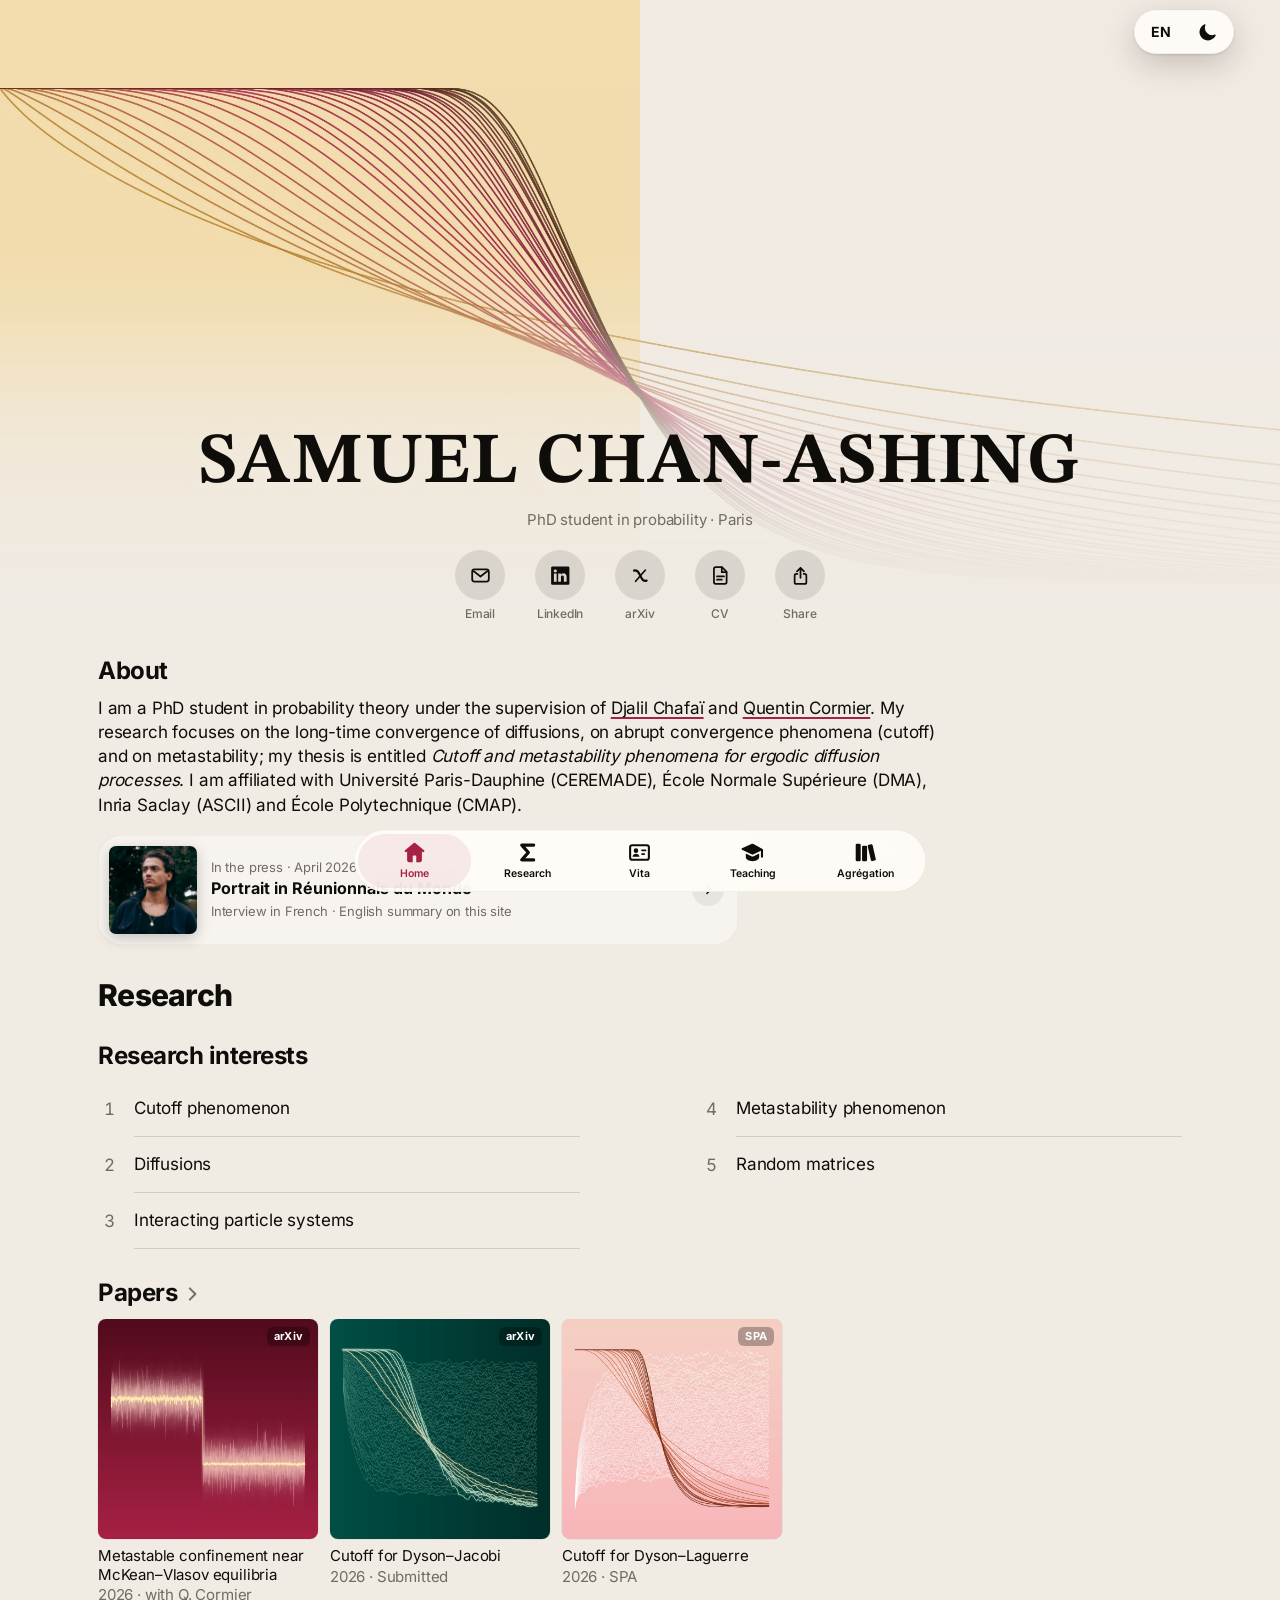
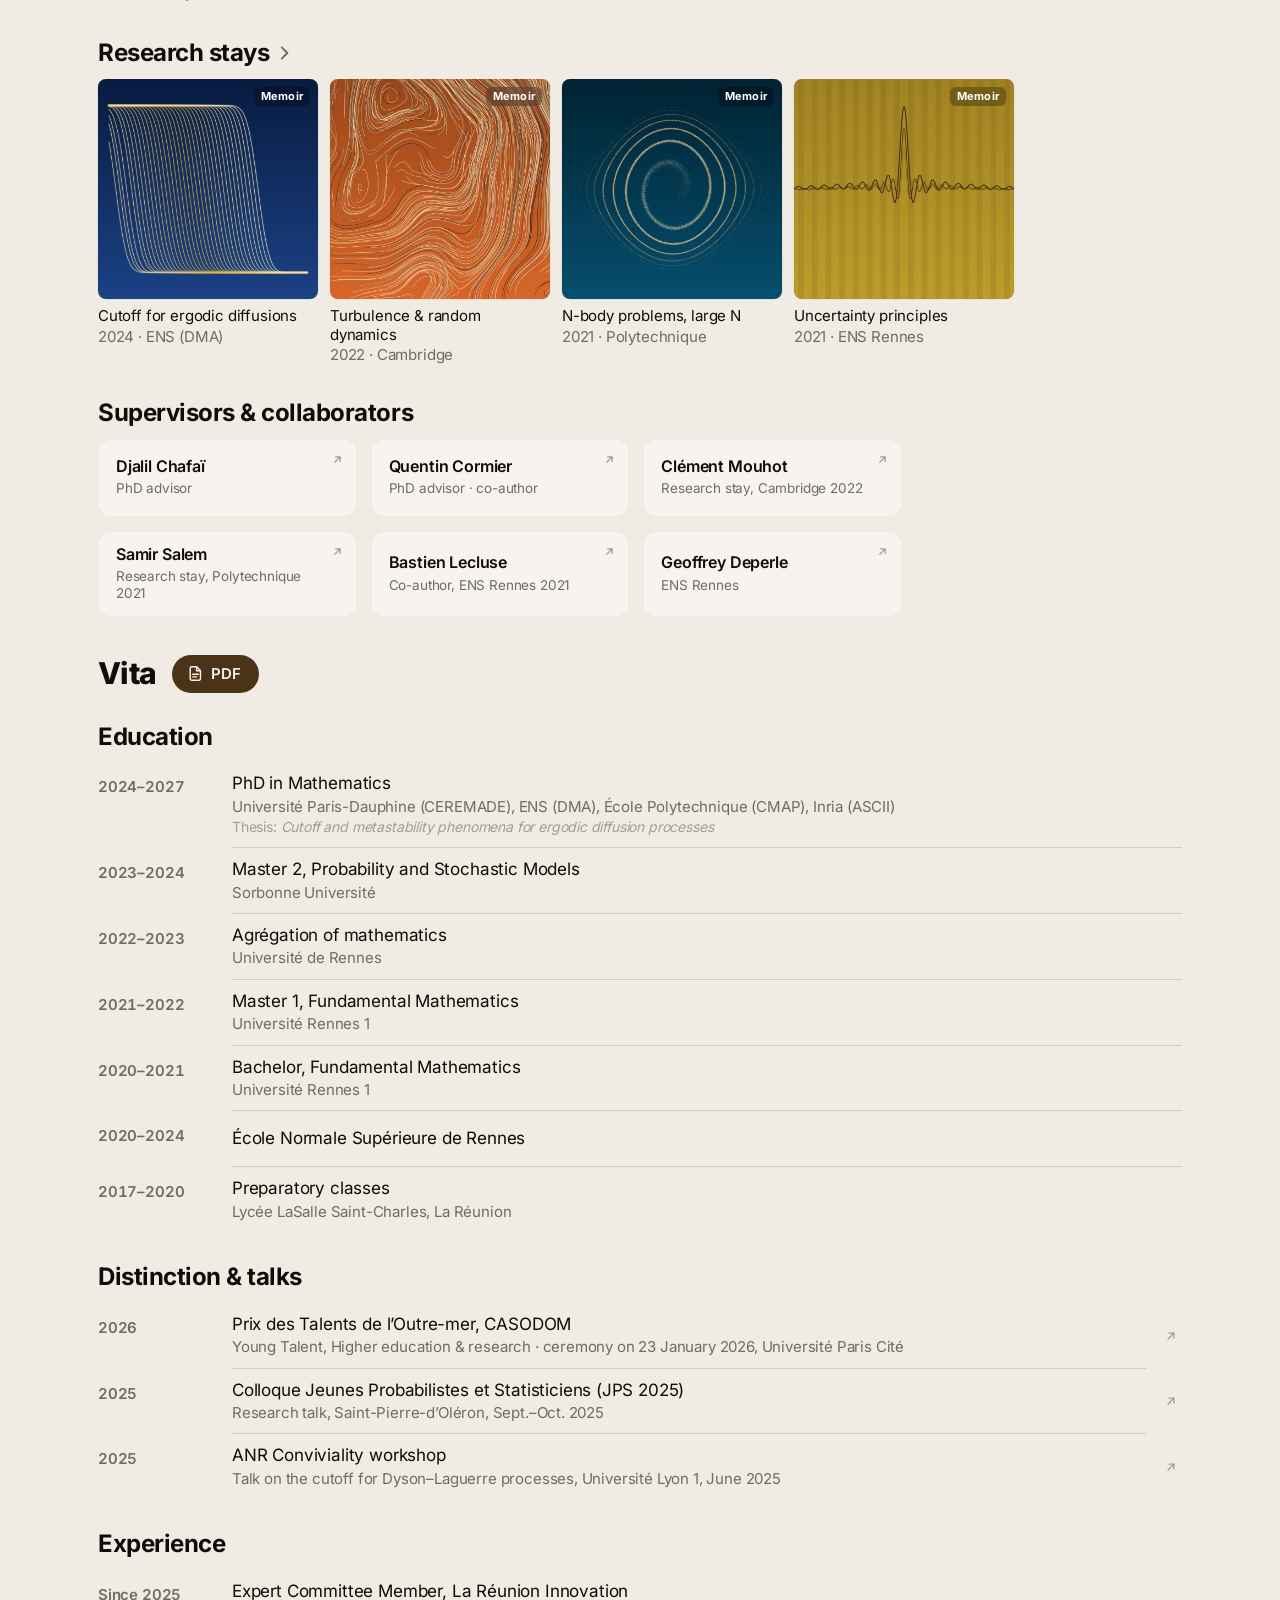
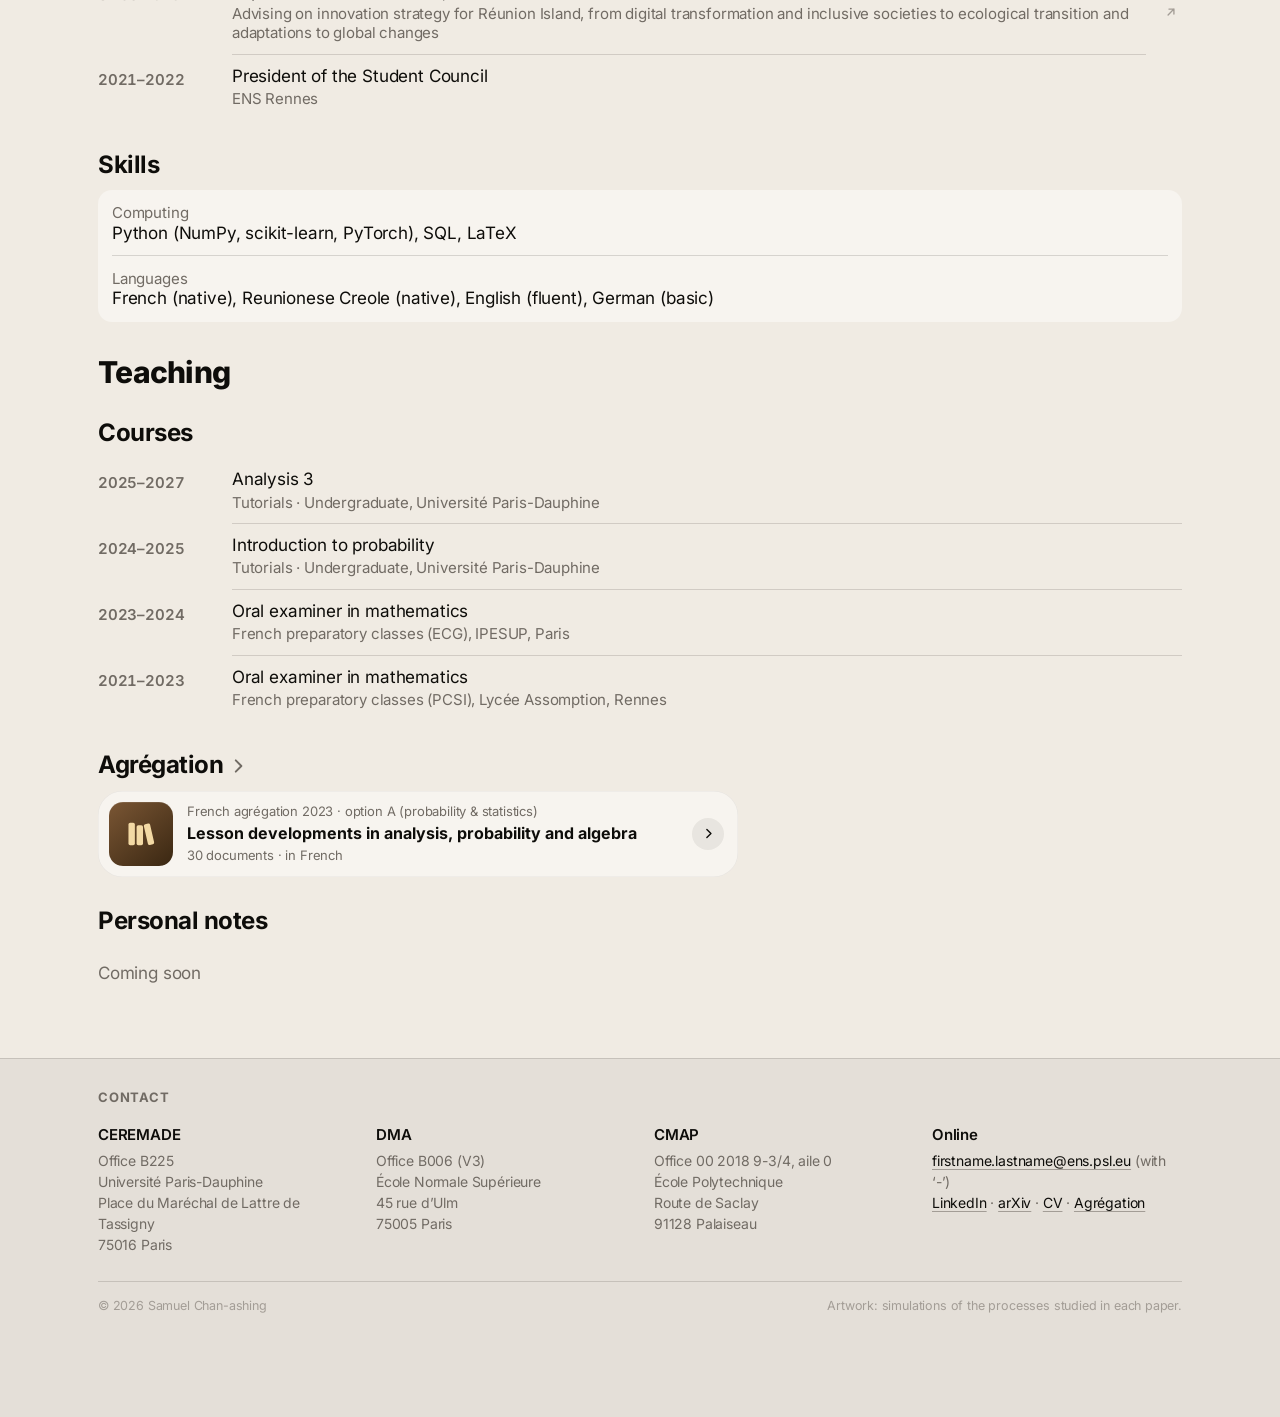
<file: index.html>
<!DOCTYPE html>
<html lang="en">
<head>
  <meta charset="UTF-8">
  <script>try{var d=document.documentElement;if(localStorage.getItem("theme")==="dark")d.setAttribute("data-theme","dark");if(/^(fr|rcf)$/.test(localStorage.getItem("lang"))){d.classList.add("i18n-pending");setTimeout(function(){d.classList.remove("i18n-pending")},2500)}}catch(e){}</script>
  <meta name="viewport" content="width=device-width, initial-scale=1, viewport-fit=cover">
  <title>Samuel Chan-ashing — Probability</title>
  <meta name="description" content="Samuel Chan-ashing, PhD student in probability (CEREMADE, DMA ENS, CMAP, Inria). Cutoff phenomenon, diffusions, interacting particle systems, random matrices.">
  <meta name="theme-color" content="#f0ebe3">
  <meta property="og:title" content="Samuel Chan-ashing">
  <meta property="og:description" content="PhD student in probability — cutoff phenomenon, diffusions, random matrices.">
  <meta property="og:image" content="assets/img/hero.webp">
  <link rel="icon" href="assets/img/favicon.png">
  <link rel="apple-touch-icon" href="assets/img/apple-touch-icon.png">
  <link rel="stylesheet" href="assets/css/site.css?v=202611130209">
</head>
<body data-page="home" id="top">
<script src="assets/js/icons.js?v=202611130209"></script>
<script src="assets/js/i18n.js?v=202611130209"></script>
<div class="page-tint"></div>

<!-- Top chrome -->
<div class="topfade"></div>
<div class="topbar">
  <span class="circle-btn ghost"></span>
  <span class="topbar-title">Samuel Chan-ashing</span>
  <div class="pill-btns glass">
    <button type="button" data-action="lang" aria-label="Français"><span class="lang-label">FR</span></button>
    <button type="button" data-action="theme" aria-label="Dark mode"><svg class="icon"><use href="#i-moon"/></svg></button>
  </div>
</div>

<main>
  <!-- ============================== HOME ============================== -->
  <div data-tab-section="home">
    <header class="hero">
      <div class="hero-art" role="img" aria-label="Simulation artwork"></div>
      <div class="hero-inner">
        <h1 class="wordmark">Samuel Chan-ashing</h1>
        <p class="hero-sub">PhD student in probability · Paris</p>
        <div class="hero-actions">
          <a class="hero-act" href="mailto:samuel.chan-ashing@ens.psl.eu"><span class="circle-btn"><svg class="icon"><use href="#i-mail"/></svg></span>Email</a>
          <a class="hero-act" href="https://www.linkedin.com/in/samuel-chan-ashing-907b50230" target="_blank" rel="noopener"><span class="circle-btn"><svg class="icon"><use href="#i-linkedin"/></svg></span>LinkedIn</a>
          <a class="hero-act" href="https://arxiv.org/search/?searchtype=author&amp;query=Chan-ashing%2C+Samuel" target="_blank" rel="noopener"><span class="circle-btn"><svg class="icon"><use href="#i-chi"/></svg></span>arXiv</a>
          <a class="hero-act" href="pdf/CV_Samuel_Chan-ashing.pdf" target="_blank" rel="noopener"><span class="circle-btn"><svg class="icon"><use href="#i-doc"/></svg></span>CV</a>
          <button class="hero-act" type="button" data-action="share"><span class="circle-btn"><svg class="icon"><use href="#i-share"/></svg></span>Share</button>
        </div>
      </div>
    </header>

    <div class="wrap">

      <section class="section" id="about" aria-labelledby="about-h">
        <h2 class="section-head" id="about-h">About</h2>
        <div class="prose" id="bio">
          <p data-i18n="bio">I am a PhD student in probability theory under the supervision of <a href="https://djalil.chafai.net/wiki/" target="_blank" rel="noopener">Djalil Chafaï</a> and <a href="https://quentincormier.org" target="_blank" rel="noopener">Quentin Cormier</a>. My research focuses on the long-time convergence of diffusions, on abrupt convergence phenomena (cutoff) and on metastability; my thesis is entitled <em>Cutoff and metastability phenomena for ergodic diffusion processes</em>. I am affiliated with Université Paris-Dauphine (CEREMADE), École Normale Supérieure (DMA), Inria Saclay (ASCII) and École Polytechnique (CMAP).</p>
        </div>
        <a class="latest feature press" href="portrait.html">
          <img src="assets/img/covers/portrait.webp" alt="" width="88" height="88" loading="lazy" decoding="async">
          <span class="latest-body">
            <span class="latest-date">In the press · April 2026</span>
            <span class="latest-title" style="text-transform:none">Portrait in Réunionnais du Monde</span>
            <span class="latest-sub">Interview in French · English summary on this site</span>
          </span>
          <span class="round" aria-hidden="true"><svg class="icon"><use href="#i-chev-r"/></svg></span>
        </a>
      </section>
    </div>
  </div>

  <!-- ============================== RESEARCH ============================== -->
  <div class="wrap section" id="research" data-tab-section="research">
    <h2 class="big-head">Research</h2>
    <section class="block" aria-labelledby="interests-h">
      <h3 class="section-head" id="interests-h">Research interests</h3>
      <ol class="rows cols-2">
        <li class="row"><div><span class="row-lead num">1</span><span class="row-body"><span class="row-title">Cutoff phenomenon</span></span></div></li>
        <li class="row"><div><span class="row-lead num">2</span><span class="row-body"><span class="row-title">Diffusions</span></span></div></li>
        <li class="row"><div><span class="row-lead num">3</span><span class="row-body"><span class="row-title">Interacting particle systems</span></span></div></li>
        <li class="row"><div><span class="row-lead num">4</span><span class="row-body"><span class="row-title">Metastability phenomenon</span></span></div></li>
        <li class="row"><div><span class="row-lead num">5</span><span class="row-body"><span class="row-title">Random matrices</span></span></div></li>
      </ol>
    </section>

    <section class="block" aria-labelledby="papers-h">
      <h3 class="section-head" id="papers-h"><button class="view-toggle" type="button" aria-expanded="false" aria-controls="papers-list">Papers <svg class="icon"><use href="#i-chev-r"/></svg></button></h3>
      <ul class="carousel">
        <li class="card"><a href="paper.html?id=2610.13655" title="Metastable confinement of particle systems near linearly stable McKean–Vlasov equilibria">
          <div class="art"><img src="assets/img/covers/metastable.webp" alt="Simulated particle systems jumping away from a metastable equilibrium" width="800" height="800" loading="lazy" decoding="async"><span class="badge">arXiv</span></div>
          <div class="card-title">Metastable confinement near McKean–Vlasov equilibria</div>
          <div class="card-sub">2026 · with Q. Cormier</div></a></li>
        <li class="card"><a href="paper.html?id=2601.20390" title="On the cutoff phenomenon for Dyson–Jacobi processes">
          <div class="art"><img src="assets/img/covers/dyson-jacobi.webp" alt="Cutoff profiles over simulated Dyson–Jacobi paths" width="800" height="800" loading="lazy" decoding="async"><span class="badge">arXiv</span></div>
          <div class="card-title">Cutoff for Dyson–Jacobi</div>
          <div class="card-sub">2026 · Submitted</div></a></li>
        <li class="card"><a href="paper.html?id=2509.19798" title="On the cutoff phenomenon for Dyson–Laguerre processes">
          <div class="art"><img src="assets/img/covers/dyson-laguerre.webp" alt="Cutoff profiles over simulated Dyson–Laguerre paths" width="800" height="800" loading="lazy" decoding="async"><span class="badge">SPA</span></div>
          <div class="card-title">Cutoff for Dyson–Laguerre</div>
          <div class="card-sub">2026 · SPA</div></a></li>
      </ul>
      <ul class="rows list-view" id="papers-list" hidden>
        <li class="row"><a href="paper.html?id=2610.13655"><span class="row-lead year">2026</span><span class="row-body"><span class="row-title wrap-ok">Metastable confinement of particle systems near linearly stable McKean–Vlasov equilibria</span><span class="row-sub">with Quentin Cormier · Preprint · arXiv:2610.13655</span></span><span class="row-trail chev"><svg class="icon"><use href="#i-chev-r"/></svg></span></a></li>
        <li class="row"><a href="paper.html?id=2601.20390"><span class="row-lead year">2026</span><span class="row-body"><span class="row-title wrap-ok">On the cutoff phenomenon for Dyson–Jacobi processes</span><span class="row-sub">Submitted · arXiv:2601.20390</span></span><span class="row-trail chev"><svg class="icon"><use href="#i-chev-r"/></svg></span></a></li>
        <li class="row"><a href="paper.html?id=2509.19798"><span class="row-lead year">2026</span><span class="row-body"><span class="row-title wrap-ok">On the cutoff phenomenon for Dyson–Laguerre processes</span><span class="row-sub"><em>Stochastic Processes and their Applications</em> 201:105054 · arXiv:2509.19798</span></span><span class="row-trail chev"><svg class="icon"><use href="#i-chev-r"/></svg></span></a></li>
        <li class="row"><a href="https://arxiv.org/search/?searchtype=author&amp;query=Chan-ashing%2C+Samuel" target="_blank" rel="noopener"><span class="row-lead year"></span><span class="row-body"><span class="row-title muted">All my papers on arXiv</span></span><span class="row-trail chev"><svg class="icon"><use href="#i-arrow-ur"/></svg></span></a></li>
      </ul>
    </section>

    <section class="block" aria-labelledby="stays-h">
      <h3 class="section-head" id="stays-h"><button class="view-toggle" type="button" aria-expanded="false" aria-controls="stays-list">Research stays <svg class="icon"><use href="#i-chev-r"/></svg></button></h3>
      <ul class="carousel">
        <li class="card"><a href="stays/cutoff-2024.html" title="Cutoff phenomenon for ergodic diffusion processes">
          <div class="art"><img src="assets/img/covers/cutoff.webp" alt="" width="800" height="800" loading="lazy" decoding="async"><span class="badge">Memoir</span></div>
          <div class="card-title">Cutoff for ergodic diffusions</div>
          <div class="card-sub">2024 · ENS (DMA)</div></a></li>
        <li class="card"><a href="stays/turbulence-2022.html" title="Random dynamical systems theory and application to turbulence">
          <div class="art"><img src="assets/img/covers/turbulence.webp" alt="" width="800" height="800" loading="lazy" decoding="async"><span class="badge">Memoir</span></div>
          <div class="card-title">Turbulence &amp; random dynamics</div>
          <div class="card-sub">2022 · Cambridge</div></a></li>
        <li class="card"><a href="stays/n-body-2021.html" title="N-body problems when N is large">
          <div class="art"><img src="assets/img/covers/nbody.webp" alt="" width="800" height="800" loading="lazy" decoding="async"><span class="badge">Memoir</span></div>
          <div class="card-title">N-body problems, large N</div>
          <div class="card-sub">2021 · Polytechnique</div></a></li>
        <li class="card"><a href="stays/logvinenko-sereda-2021.html" title="Uncertainty principles and the Logvinenko–Sereda theorem">
          <div class="art"><img src="assets/img/covers/uncertainty.webp" alt="" width="800" height="800" loading="lazy" decoding="async"><span class="badge">Memoir</span></div>
          <div class="card-title">Uncertainty principles</div>
          <div class="card-sub">2021 · ENS Rennes</div></a></li>
      </ul>
      <ul class="rows list-view" id="stays-list" hidden>
        <li class="row"><a href="stays/cutoff-2024.html"><span class="row-lead year">2024</span><span class="row-body"><span class="row-title wrap-ok">Cutoff phenomenon for ergodic diffusion processes</span><span class="row-sub">Master 2 research stay · DMA, ENS Paris · supervised by Djalil Chafaï</span></span><span class="row-trail chev"><svg class="icon"><use href="#i-chev-r"/></svg></span></a></li>
        <li class="row"><a href="stays/turbulence-2022.html"><span class="row-lead year">2022</span><span class="row-body"><span class="row-title wrap-ok">Random dynamical systems theory and application to turbulence</span><span class="row-sub">Master research stay · DPMMS, University of Cambridge · supervised by Clément Mouhot</span></span><span class="row-trail chev"><svg class="icon"><use href="#i-chev-r"/></svg></span></a></li>
        <li class="row"><a href="stays/n-body-2021.html"><span class="row-lead year">2021</span><span class="row-body"><span class="row-title wrap-ok">N-body problems when N is large</span><span class="row-sub">Bachelor research stay · CMLS, École Polytechnique · supervised by Samir Salem · in French</span></span><span class="row-trail chev"><svg class="icon"><use href="#i-chev-r"/></svg></span></a></li>
        <li class="row"><a href="stays/logvinenko-sereda-2021.html"><span class="row-lead year">2021</span><span class="row-body"><span class="row-title wrap-ok">Uncertainty principles and the Logvinenko–Sereda theorem</span><span class="row-sub">Research seminar · ENS Rennes · with Bastien Lecluse, supervised by Jérémy Martin · in French</span></span><span class="row-trail chev"><svg class="icon"><use href="#i-chev-r"/></svg></span></a></li>
      </ul>
    </section>

    <section class="block people" aria-labelledby="people-h">
      <h3 class="section-head" id="people-h">Supervisors &amp; collaborators</h3>
      <ul class="carousel">
        <li class="person"><a href="https://djalil.chafai.net/wiki/" target="_blank" rel="noopener">
          <span class="person-name">Djalil Chafaï</span><span class="person-role">PhD advisor</span><svg class="icon" aria-hidden="true"><use href="#i-arrow-ur"/></svg></a></li>
        <li class="person"><a href="https://quentincormier.org" target="_blank" rel="noopener">
          <span class="person-name">Quentin Cormier</span><span class="person-role">PhD advisor · co-author</span><svg class="icon" aria-hidden="true"><use href="#i-arrow-ur"/></svg></a></li>
        <li class="person"><a href="https://cmouhot.wordpress.com" target="_blank" rel="noopener">
          <span class="person-name">Clément Mouhot</span><span class="person-role">Research stay, Cambridge 2022</span><svg class="icon" aria-hidden="true"><use href="#i-arrow-ur"/></svg></a></li>
        <li class="person"><a href="https://samirsalemmath.wordpress.com" target="_blank" rel="noopener">
          <span class="person-name">Samir Salem</span><span class="person-role">Research stay, Polytechnique 2021</span><svg class="icon" aria-hidden="true"><use href="#i-arrow-ur"/></svg></a></li>
        <li class="person"><a href="https://perso.eleves.ens-rennes.fr/people/bastien.lecluse/" target="_blank" rel="noopener">
          <span class="person-name">Bastien Lecluse</span><span class="person-role">Co-author, ENS Rennes 2021</span><svg class="icon" aria-hidden="true"><use href="#i-arrow-ur"/></svg></a></li>
        <li class="person"><a href="https://perso.eleves.ens-rennes.fr/people/geoffrey.deperle/accueil.html" target="_blank" rel="noopener">
          <span class="person-name">Geoffrey Deperle</span><span class="person-role">ENS Rennes</span><svg class="icon" aria-hidden="true"><use href="#i-arrow-ur"/></svg></a></li>
      </ul>
    </section>
  </div>

  <!-- ============================== VITA ============================== -->
  <div class="wrap section" id="vita" data-tab-section="vita">
    <div class="head-row">
      <h2 class="big-head">Vita</h2>
      <a class="head-cta" href="pdf/CV_Samuel_Chan-ashing.pdf" target="_blank" rel="noopener" aria-label="CV (PDF)"><svg class="icon"><use href="#i-doc"/></svg> PDF</a>
    </div>
    <section class="block" aria-labelledby="edu-h">
      <h3 class="section-head" id="edu-h">Education</h3>
      <ul class="rows">
        <li class="row"><div><span class="row-lead year">2024–2027</span><span class="row-body"><span class="row-title wrap-ok">PhD in Mathematics</span><span class="row-sub">Université Paris-Dauphine (CEREMADE), ENS (DMA), École Polytechnique (CMAP), Inria (ASCII)</span><span class="row-sub dim">Thesis: <em>Cutoff and metastability phenomena for ergodic diffusion processes</em></span></span></div></li>
        <li class="row"><a href="https://sciences.sorbonne-universite.fr/formation-sciences/offre-de-formation/masters/master-mathematiques-et-applications-offre-2025-6" target="_blank" rel="noopener"><span class="row-lead year">2023–2024</span><span class="row-body"><span class="row-title wrap-ok">Master 2, Probability and Stochastic Models</span><span class="row-sub">Sorbonne Université</span></span></a></li>
        <li class="row"><a href="https://math.univ-rennes.fr/master-parcours-mathematiques-avancees-pour-lenseignement-secondaire-et-superieur" target="_blank" rel="noopener"><span class="row-lead year">2022–2023</span><span class="row-body"><span class="row-title wrap-ok">Agrégation of mathematics</span><span class="row-sub">Université de Rennes</span></span></a></li>
        <li class="row"><a href="https://math.univ-rennes.fr/master-parcours-mathematiques-fondamentales" target="_blank" rel="noopener"><span class="row-lead year">2021–2022</span><span class="row-body"><span class="row-title wrap-ok">Master 1, Fundamental Mathematics</span><span class="row-sub">Université Rennes 1</span></span></a></li>
        <li class="row"><a href="https://math.univ-rennes.fr/licence-mention-mathematiques" target="_blank" rel="noopener"><span class="row-lead year">2020–2021</span><span class="row-body"><span class="row-title wrap-ok">Bachelor, Fundamental Mathematics</span><span class="row-sub">Université Rennes 1</span></span></a></li>
        <li class="row"><a href="https://math.ens-rennes.fr" target="_blank" rel="noopener"><span class="row-lead year">2020–2024</span><span class="row-body"><span class="row-title wrap-ok">École Normale Supérieure de Rennes</span></span></a></li>
        <li class="row"><a href="https://lasalle.stcharles.fr/2023/03/06/cpge/" target="_blank" rel="noopener"><span class="row-lead year">2017–2020</span><span class="row-body"><span class="row-title wrap-ok">Preparatory classes</span><span class="row-sub">Lycée LaSalle Saint-Charles, La Réunion</span></span></a></li>
      </ul>
    </section>

    <section class="block" aria-labelledby="talks-h">
      <h3 class="section-head" id="talks-h">Distinction &amp; talks</h3>
      <ul class="rows">
        <li class="row"><a href="https://www.reunionnaisdumonde.com/IMG/pdf/pre_dossier_de_presse_52_laureats_talom_2025.pdf" target="_blank" rel="noopener"><span class="row-lead year">2026</span><span class="row-body"><span class="row-title wrap-ok">Prix des Talents de l’Outre-mer, CASODOM</span><span class="row-sub">Young Talent, Higher education &amp; research · ceremony on 23 January 2026, Université Paris Cité</span></span><span class="row-trail chev"><svg class="icon"><use href="#i-arrow-ur"/></svg></span></a></li>
        <li class="row"><a href="https://jps-2025.sciencesconf.org/" target="_blank" rel="noopener"><span class="row-lead year">2025</span><span class="row-body"><span class="row-title wrap-ok">Colloque Jeunes Probabilistes et Statisticiens (JPS 2025)</span><span class="row-sub">Research talk, Saint-Pierre-d’Oléron, Sept.–Oct. 2025</span></span><span class="row-trail chev"><svg class="icon"><use href="#i-arrow-ur"/></svg></span></a></li>
        <li class="row"><a href="https://ceremade.dauphine.fr/dokuwiki/anr-conviviality:events:lyon2025" target="_blank" rel="noopener"><span class="row-lead year">2025</span><span class="row-body"><span class="row-title wrap-ok">ANR Conviviality workshop</span><span class="row-sub">Talk on the cutoff for Dyson–Laguerre processes, Université Lyon 1, June 2025</span></span><span class="row-trail chev"><svg class="icon"><use href="#i-arrow-ur"/></svg></span></a></li>
      </ul>
    </section>

    <section class="block" aria-labelledby="exp-h">
      <h3 class="section-head" id="exp-h">Experience</h3>
      <ul class="rows">
        <li class="row"><a href="https://lareunioninnovation.notion.site/" target="_blank" rel="noopener"><span class="row-lead year">Since 2025</span><span class="row-body"><span class="row-title wrap-ok">Expert Committee Member, La Réunion Innovation</span><span class="row-sub">Advising on innovation strategy for Réunion Island, from digital transformation and inclusive societies to ecological transition and adaptations to global changes</span></span><span class="row-trail chev"><svg class="icon"><use href="#i-arrow-ur"/></svg></span></a></li>
        <li class="row"><div><span class="row-lead year">2021–2022</span><span class="row-body"><span class="row-title wrap-ok">President of the Student Council</span><span class="row-sub">ENS Rennes</span></span></div></li>
      </ul>
    </section>

    <section class="block" aria-labelledby="skills-h">
      <h3 class="section-head" id="skills-h">Skills</h3>
      <ul class="rows boxed">
        <li class="row"><div><span class="row-body"><span class="row-sub">Computing</span><span class="row-title wrap-ok">Python (NumPy, scikit-learn, PyTorch), SQL, LaTeX</span></span></div></li>
        <li class="row"><div><span class="row-body"><span class="row-sub">Languages</span><span class="row-title wrap-ok">French (native), Reunionese Creole (native), English (fluent), German (basic)</span></span></div></li>
      </ul>
    </section>

  </div>

  <!-- ============================== TEACHING ============================== -->
  <div class="wrap section" id="teaching" data-tab-section="teaching">
    <h2 class="big-head">Teaching</h2>
    <section class="block" aria-labelledby="courses-h">
      <h3 class="section-head" id="courses-h">Courses</h3>
      <ul class="rows">
        <li class="row"><div><span class="row-lead year">2025–2027</span><span class="row-body"><span class="row-title wrap-ok">Analysis 3</span><span class="row-sub">Tutorials · Undergraduate, Université Paris-Dauphine</span></span></div></li>
        <li class="row"><div><span class="row-lead year">2024–2025</span><span class="row-body"><span class="row-title wrap-ok">Introduction to probability</span><span class="row-sub">Tutorials · Undergraduate, Université Paris-Dauphine</span></span></div></li>
        <li class="row"><div><span class="row-lead year">2023–2024</span><span class="row-body"><span class="row-title wrap-ok">Oral examiner in mathematics</span><span class="row-sub">French preparatory classes (ECG), IPESUP, Paris</span></span></div></li>
        <li class="row"><div><span class="row-lead year">2021–2023</span><span class="row-body"><span class="row-title wrap-ok">Oral examiner in mathematics</span><span class="row-sub">French preparatory classes (PCSI), Lycée Assomption, Rennes</span></span></div></li>
      </ul>
    </section>

    <section class="block" aria-labelledby="agreg-h">
      <h3 class="section-head" id="agreg-h"><a href="agregation.html">Agrégation <svg class="icon"><use href="#i-chev-r"/></svg></a></h3>
      <a class="latest feature" href="agregation.html">
        <span class="feature-icon" aria-hidden="true"><svg class="icon"><use href="#i-books"/></svg></span>
        <span class="latest-body">
          <span class="latest-date">French agrégation 2023 · option A (probability &amp; statistics)</span>
          <span class="latest-title" style="text-transform:none">Lesson developments in analysis, probability and algebra</span>
          <span class="latest-sub">30 documents · in French</span>
        </span>
        <span class="round" aria-hidden="true"><svg class="icon"><use href="#i-chev-r"/></svg></span>
      </a>
    </section>

    <section class="block" aria-labelledby="notes-h">
      <h3 class="section-head" id="notes-h">Personal notes</h3>
      <ul class="rows"><li class="row"><div><span class="row-body"><span class="row-title muted">Coming soon</span></span></div></li></ul>
    </section>
  </div>

  <!-- ============================== FOOTER / CONTACT ============================== -->
  <footer class="site-footer" id="contact" data-tab-section="teaching">
    <div class="wrap">
      <h2 class="foot-title">Contact</h2>
      <div class="foot-grid">
        <div class="foot-col">
          <a class="foot-name" href="https://www.ceremade.dauphine.fr/fr/membres/detail-cv/profile/samuel-chan-ashing.html" target="_blank" rel="noopener">CEREMADE</a>
          <p>Office B225<br>Université Paris-Dauphine<br>Place du Maréchal de Lattre de Tassigny<br>75016 Paris</p>
        </div>
        <div class="foot-col">
          <a class="foot-name" href="https://www.math.ens.psl.eu/membres/#member-17714-info" target="_blank" rel="noopener">DMA</a>
          <p>Office B006 (V3)<br>École Normale Supérieure<br>45 rue d’Ulm<br>75005 Paris</p>
        </div>
        <div class="foot-col">
          <a class="foot-name" href="https://cmap.ip-paris.fr/recherche/probabilite/peips" target="_blank" rel="noopener">CMAP</a>
          <p>Office 00 2018 9-3/4, aile 0<br>École Polytechnique<br>Route de Saclay<br>91128 Palaiseau</p>
        </div>
        <div class="foot-col">
          <span class="foot-name">Online</span>
          <p><a href="mailto:samuel.chan-ashing@ens.psl.eu">firstname.lastname@ens.psl.eu</a> (with ‘-’)<br>
          <a href="https://www.linkedin.com/in/samuel-chan-ashing-907b50230" target="_blank" rel="noopener">LinkedIn</a> ·
          <a href="https://arxiv.org/search/?searchtype=author&amp;query=Chan-ashing%2C+Samuel" target="_blank" rel="noopener">arXiv</a> ·
          <a href="pdf/CV_Samuel_Chan-ashing.pdf" target="_blank" rel="noopener">CV</a> ·
          <a href="agregation.html">Agrégation</a></p>
        </div>
      </div>
      <div class="foot-bottom">
        <span>© 2026 Samuel Chan-ashing</span>
        <span>Artwork: simulations of the processes studied in each paper.</span>
      </div>
    </div>
  </footer>
</main>

<!-- Dock: tab bar -->
<div class="dock" data-active="home">
  <nav class="tabs glass" aria-label="Sections">
    <a class="tab" href="#top" data-tab="home" data-icon="home"><svg class="icon"><use href="#i-home"/></svg><span>Home</span></a>
    <a class="tab" href="#research" data-tab="research" data-icon="sigma"><svg class="icon"><use href="#i-sigma"/></svg><span>Research</span></a>
    <a class="tab" href="#vita" data-tab="vita" data-icon="vita"><svg class="icon"><use href="#i-vita"/></svg><span>Vita</span></a>
    <a class="tab" href="#teaching" data-tab="teaching" data-icon="cap"><svg class="icon"><use href="#i-cap"/></svg><span>Teaching</span></a>
    <a class="tab" href="agregation.html" data-tab="agreg" data-icon="books"><svg class="icon"><use href="#i-books"/></svg><span>Agrégation</span></a>
  </nav>
  <button class="orb orb-right glass" type="button" aria-label="Show sections"><svg class="icon"><use href="#i-home"/></svg></button>
</div>

<script src="assets/js/data.js?v=202611130209"></script>
<script src="assets/js/site.js?v=202611130209"></script>
</body>
</html>
</file>
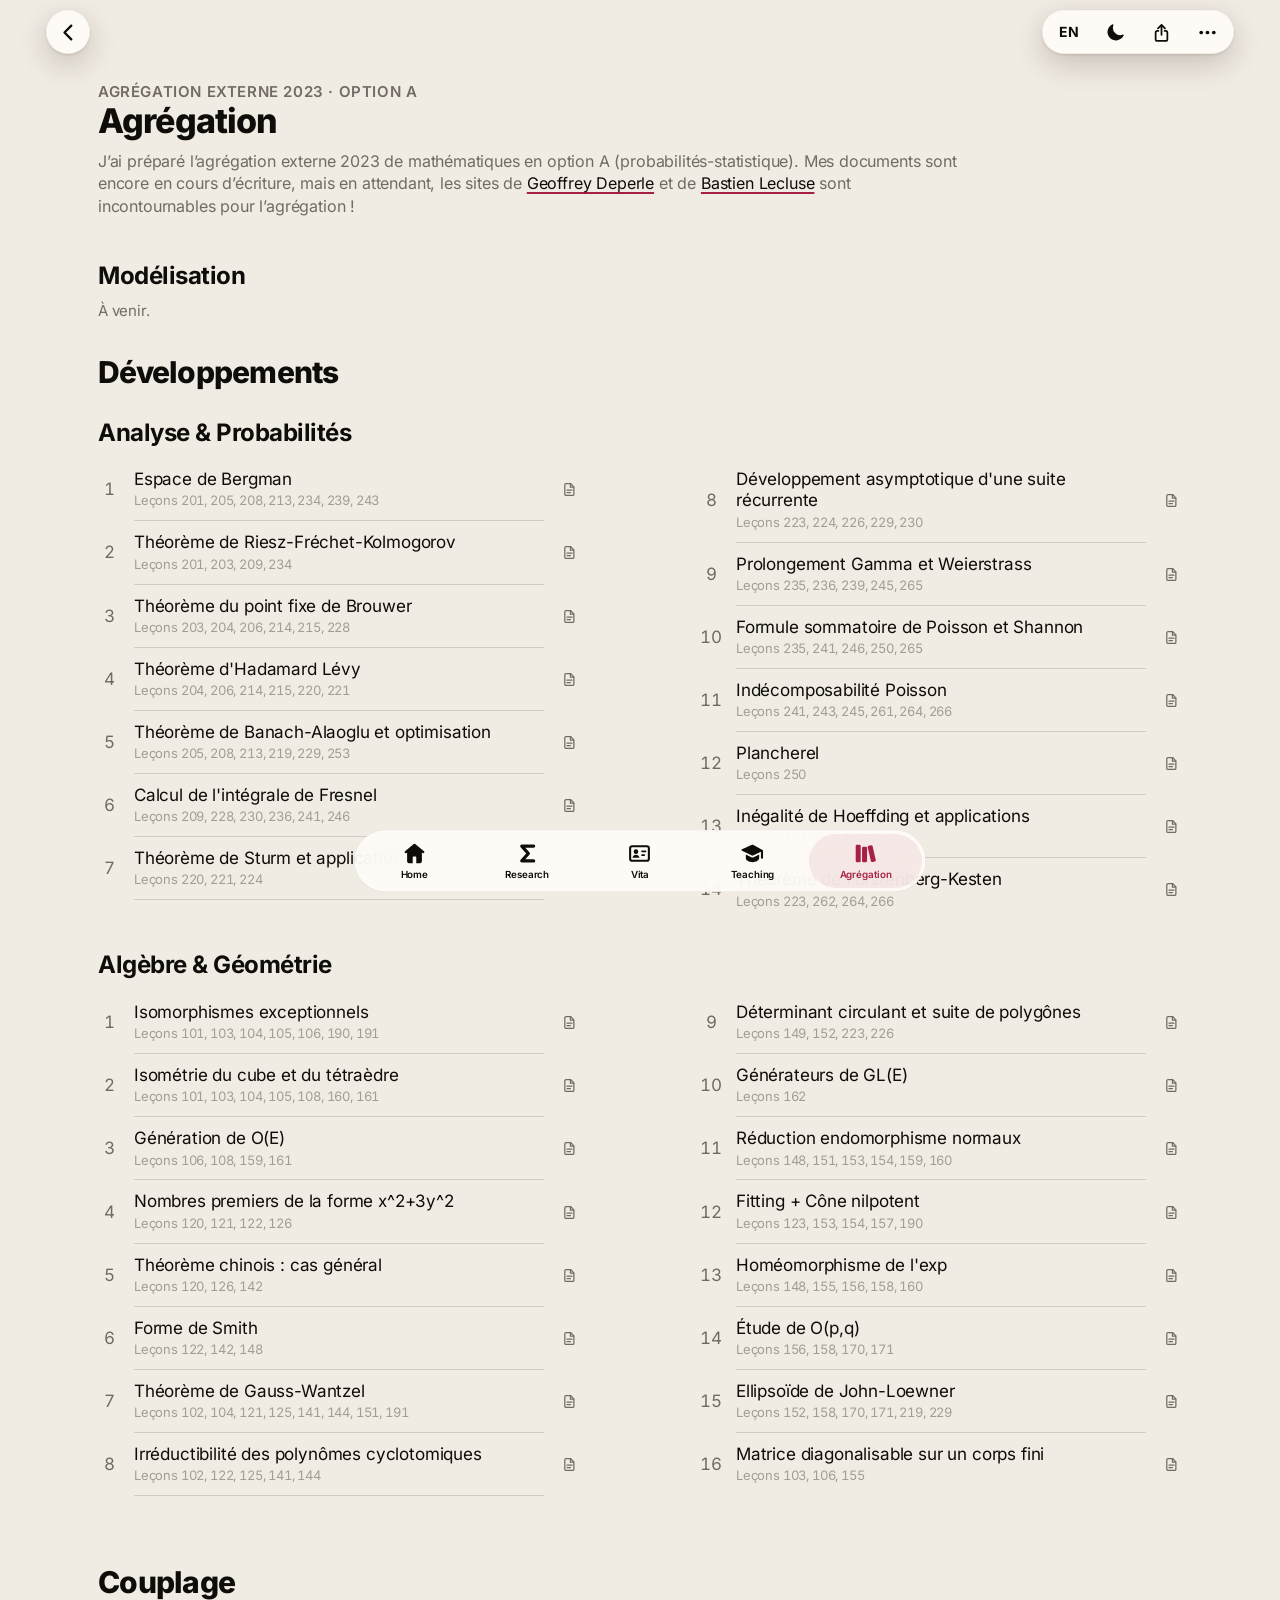
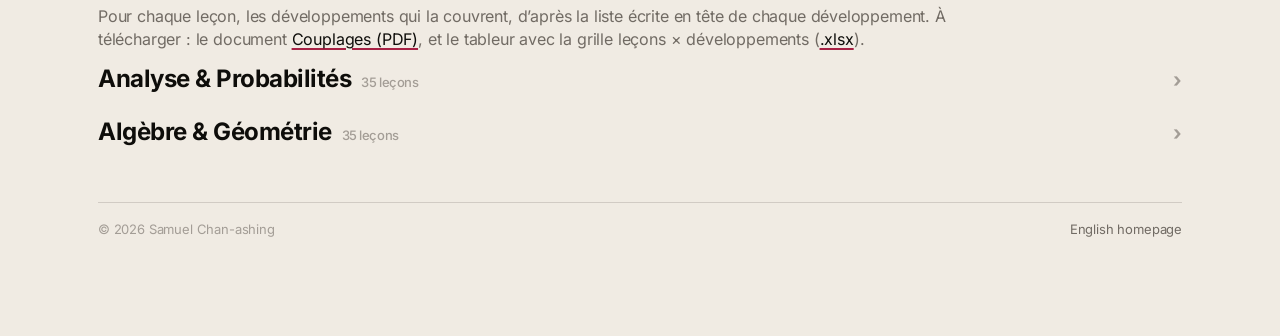
<file: agregation.html>
<!DOCTYPE html>
<html lang="fr">
<head>
  <meta charset="UTF-8">
  <script>try{var d=document.documentElement;if(localStorage.getItem("theme")==="dark")d.setAttribute("data-theme","dark");if(/^(fr|rcf)$/.test(localStorage.getItem("lang"))){d.classList.add("i18n-pending");setTimeout(function(){d.classList.remove("i18n-pending")},2500)}}catch(e){}</script>
  <meta name="viewport" content="width=device-width, initial-scale=1, viewport-fit=cover">
  <title>Agrégation — Samuel Chan-ashing</title>
  <meta name="description" content="Développements pour l’agrégation externe de mathématiques (option A, probabilités-statistique), par Samuel Chan-ashing.">
  <meta name="theme-color" content="#f0ebe3">
  <link rel="icon" href="assets/img/favicon.png">
  <link rel="apple-touch-icon" href="assets/img/apple-touch-icon.png">
  <link rel="stylesheet" href="assets/css/site.css?v=202611141106">
</head>
<body data-page="agreg">
<script src="assets/js/icons.js?v=202611141106"></script>
<script src="assets/js/i18n.js?v=202611141106"></script>
<div class="page-tint"></div>

<div class="topfade"></div>
<div class="topbar">
  <a class="circle-btn glass" href="index.html#teaching" aria-label="Retour"><svg class="icon"><use href="#i-chev-l"/></svg></a>
  <span class="topbar-title">Agrégation</span>
  <div class="pill-btns glass">
    <button type="button" data-action="lang" aria-label="Français"><span class="lang-label">FR</span></button>
    <button type="button" data-action="theme" aria-label="Mode sombre"><svg class="icon"><use href="#i-moon"/></svg></button>
    <button type="button" data-action="share" aria-label="Partager"><svg class="icon"><use href="#i-share"/></svg></button>
    <button type="button" data-action="menu" aria-label="Plus" aria-haspopup="menu" aria-expanded="false"><svg class="icon"><use href="#i-dots"/></svg></button>
  </div>
</div>
<div class="menu glass" role="menu">
  <a href="https://perso.eleves.ens-rennes.fr/people/geoffrey.deperle/accueil.html" target="_blank" rel="noopener" role="menuitem">Site de Geoffrey Deperle <svg class="icon"><use href="#i-arrow-ur"/></svg></a>
  <a href="https://perso.eleves.ens-rennes.fr/people/bastien.lecluse/" target="_blank" rel="noopener" role="menuitem">Site de Bastien Lecluse <svg class="icon"><use href="#i-arrow-ur"/></svg></a>
  <hr>
  <a href="index.html" role="menuitem">Accueil (English) <svg class="icon"><use href="#i-home"/></svg></a>
  <button type="button" data-copy="url" data-msg="Lien copié" role="menuitem">Copier le lien <svg class="icon"><use href="#i-link"/></svg></button>
</div>

<main>
  <div class="wrap">
    <header class="page-head">
      <p class="section-kicker">Agrégation externe 2023 · option A</p>
      <h1 class="big-head">Agrégation</h1>
      <div class="prose">
        <p>J’ai préparé l’agrégation externe 2023 de mathématiques en option A (probabilités-statistique). Mes documents sont encore en cours d’écriture, mais en attendant, les sites de <a href="https://perso.eleves.ens-rennes.fr/people/geoffrey.deperle/accueil.html" target="_blank" rel="noopener">Geoffrey Deperle</a> et de <a href="https://perso.eleves.ens-rennes.fr/people/bastien.lecluse/" target="_blank" rel="noopener">Bastien Lecluse</a> sont incontournables pour l’agrégation !</p>
      </div>
    </header>

    <section class="section" aria-labelledby="modelisation-h">
      <h2 class="section-head" id="modelisation-h">Modélisation</h2>
      <p class="empty">À venir.</p>
    </section>

    <section class="section" aria-labelledby="dev-h">
      <h2 class="big-head" id="dev-h">Développements</h2>
      <section class="block" aria-labelledby="ap-h">
        <h3 class="section-head" id="ap-h">Analyse &amp; Probabilités</h3>
        <ol class="rows cols-2">
        <li class="row"><a href="agreg/developpements/espace-de-bergman.pdf" target="_blank" rel="noopener">
          <span class="row-lead num">1</span><span class="row-body"><span class="row-title wrap-ok">Espace de Bergman</span><span class="row-sub dev-lecons" data-no-i18n>Leçons 201, 205, 208, 213, 234, 239, 243</span></span>
          <span class="row-trail"><svg class="icon"><use href="#i-doc"/></svg></span></a></li>
        <li class="row"><a href="agreg/developpements/theoreme-de-riesz-frechet-kolmogorov.pdf" target="_blank" rel="noopener">
          <span class="row-lead num">2</span><span class="row-body"><span class="row-title wrap-ok">Théorème de Riesz-Fréchet-Kolmogorov</span><span class="row-sub dev-lecons" data-no-i18n>Leçons 201, 203, 209, 234</span></span>
          <span class="row-trail"><svg class="icon"><use href="#i-doc"/></svg></span></a></li>
        <li class="row"><a href="agreg/developpements/theoreme-du-point-fixe-de-brouwer.pdf" target="_blank" rel="noopener">
          <span class="row-lead num">3</span><span class="row-body"><span class="row-title wrap-ok">Théorème du point fixe de Brouwer</span><span class="row-sub dev-lecons" data-no-i18n>Leçons 203, 204, 206, 214, 215, 228</span></span>
          <span class="row-trail"><svg class="icon"><use href="#i-doc"/></svg></span></a></li>
        <li class="row"><a href="agreg/developpements/theoreme-d-hadamard-levy.pdf" target="_blank" rel="noopener">
          <span class="row-lead num">4</span><span class="row-body"><span class="row-title wrap-ok">Théorème d'Hadamard Lévy</span><span class="row-sub dev-lecons" data-no-i18n>Leçons 204, 206, 214, 215, 220, 221</span></span>
          <span class="row-trail"><svg class="icon"><use href="#i-doc"/></svg></span></a></li>
        <li class="row"><a href="agreg/developpements/theoreme-de-banach-alaoglu-et-optimisation.pdf" target="_blank" rel="noopener">
          <span class="row-lead num">5</span><span class="row-body"><span class="row-title wrap-ok">Théorème de Banach-Alaoglu et optimisation</span><span class="row-sub dev-lecons" data-no-i18n>Leçons 205, 208, 213, 219, 229, 253</span></span>
          <span class="row-trail"><svg class="icon"><use href="#i-doc"/></svg></span></a></li>
        <li class="row"><a href="agreg/developpements/calcul-de-l-integrale-de-fresnel.pdf" target="_blank" rel="noopener">
          <span class="row-lead num">6</span><span class="row-body"><span class="row-title wrap-ok">Calcul de l'intégrale de Fresnel</span><span class="row-sub dev-lecons" data-no-i18n>Leçons 209, 228, 230, 236, 241, 246</span></span>
          <span class="row-trail"><svg class="icon"><use href="#i-doc"/></svg></span></a></li>
        <li class="row"><a href="agreg/developpements/theoreme-de-sturm-et-applications.pdf" target="_blank" rel="noopener">
          <span class="row-lead num">7</span><span class="row-body"><span class="row-title wrap-ok">Théorème de Sturm et applications</span><span class="row-sub dev-lecons" data-no-i18n>Leçons 220, 221, 224</span></span>
          <span class="row-trail"><svg class="icon"><use href="#i-doc"/></svg></span></a></li>
        <li class="row"><a href="agreg/developpements/developpement-asymptotique-d-une-suite-recurrente.pdf" target="_blank" rel="noopener">
          <span class="row-lead num">8</span><span class="row-body"><span class="row-title wrap-ok">Développement asymptotique d'une suite récurrente</span><span class="row-sub dev-lecons" data-no-i18n>Leçons 223, 224, 226, 229, 230</span></span>
          <span class="row-trail"><svg class="icon"><use href="#i-doc"/></svg></span></a></li>
        <li class="row"><a href="agreg/developpements/prolongement-gamma-et-weierstrass.pdf" target="_blank" rel="noopener">
          <span class="row-lead num">9</span><span class="row-body"><span class="row-title wrap-ok">Prolongement Gamma et Weierstrass</span><span class="row-sub dev-lecons" data-no-i18n>Leçons 235, 236, 239, 245, 265</span></span>
          <span class="row-trail"><svg class="icon"><use href="#i-doc"/></svg></span></a></li>
        <li class="row"><a href="agreg/developpements/formule-sommatoire-de-poisson-et-shannon.pdf" target="_blank" rel="noopener">
          <span class="row-lead num">10</span><span class="row-body"><span class="row-title wrap-ok">Formule sommatoire de Poisson et Shannon</span><span class="row-sub dev-lecons" data-no-i18n>Leçons 235, 241, 246, 250, 265</span></span>
          <span class="row-trail"><svg class="icon"><use href="#i-doc"/></svg></span></a></li>
        <li class="row"><a href="agreg/developpements/indecomposabilite-poisson.pdf" target="_blank" rel="noopener">
          <span class="row-lead num">11</span><span class="row-body"><span class="row-title wrap-ok">Indécomposabilité Poisson</span><span class="row-sub dev-lecons" data-no-i18n>Leçons 241, 243, 245, 261, 264, 266</span></span>
          <span class="row-trail"><svg class="icon"><use href="#i-doc"/></svg></span></a></li>
        <li class="row"><a href="agreg/developpements/plancherel.pdf" target="_blank" rel="noopener">
          <span class="row-lead num">12</span><span class="row-body"><span class="row-title wrap-ok">Plancherel</span><span class="row-sub dev-lecons" data-no-i18n>Leçons 250</span></span>
          <span class="row-trail"><svg class="icon"><use href="#i-doc"/></svg></span></a></li>
        <li class="row"><a href="agreg/developpements/inegalite-de-hoeffding-et-applications.pdf" target="_blank" rel="noopener">
          <span class="row-lead num">13</span><span class="row-body"><span class="row-title wrap-ok">Inégalité de Hoeffding et applications</span><span class="row-sub dev-lecons" data-no-i18n>Leçons 253, 261, 262, 264</span></span>
          <span class="row-trail"><svg class="icon"><use href="#i-doc"/></svg></span></a></li>
        <li class="row"><a href="agreg/developpements/theoreme-de-furstenberg-kesten.pdf" target="_blank" rel="noopener">
          <span class="row-lead num">14</span><span class="row-body"><span class="row-title wrap-ok">Théorème de Furstenberg-Kesten</span><span class="row-sub dev-lecons" data-no-i18n>Leçons 223, 262, 264, 266</span></span>
          <span class="row-trail"><svg class="icon"><use href="#i-doc"/></svg></span></a></li>
        </ol>
      </section>
      <section class="block" aria-labelledby="ag-h">
        <h3 class="section-head" id="ag-h">Algèbre &amp; Géométrie</h3>
        <ol class="rows cols-2">
        <li class="row"><a href="agreg/developpements/isomorphismes-exceptionnels.pdf" target="_blank" rel="noopener">
          <span class="row-lead num">1</span><span class="row-body"><span class="row-title wrap-ok">Isomorphismes exceptionnels</span><span class="row-sub dev-lecons" data-no-i18n>Leçons 101, 103, 104, 105, 106, 190, 191</span></span>
          <span class="row-trail"><svg class="icon"><use href="#i-doc"/></svg></span></a></li>
        <li class="row"><a href="agreg/developpements/isometrie-du-cube-et-du-tetraedre.pdf" target="_blank" rel="noopener">
          <span class="row-lead num">2</span><span class="row-body"><span class="row-title wrap-ok">Isométrie du cube et du tétraèdre</span><span class="row-sub dev-lecons" data-no-i18n>Leçons 101, 103, 104, 105, 108, 160, 161</span></span>
          <span class="row-trail"><svg class="icon"><use href="#i-doc"/></svg></span></a></li>
        <li class="row"><a href="agreg/developpements/generation-de-o-e.pdf" target="_blank" rel="noopener">
          <span class="row-lead num">3</span><span class="row-body"><span class="row-title wrap-ok">Génération de O(E)</span><span class="row-sub dev-lecons" data-no-i18n>Leçons 106, 108, 159, 161</span></span>
          <span class="row-trail"><svg class="icon"><use href="#i-doc"/></svg></span></a></li>
        <li class="row"><a href="agreg/developpements/nombres-premiers-de-la-forme-x2-3y2.pdf" target="_blank" rel="noopener">
          <span class="row-lead num">4</span><span class="row-body"><span class="row-title wrap-ok">Nombres premiers de la forme x^2+3y^2</span><span class="row-sub dev-lecons" data-no-i18n>Leçons 120, 121, 122, 126</span></span>
          <span class="row-trail"><svg class="icon"><use href="#i-doc"/></svg></span></a></li>
        <li class="row"><a href="agreg/developpements/theoreme-chinois-cas-general.pdf" target="_blank" rel="noopener">
          <span class="row-lead num">5</span><span class="row-body"><span class="row-title wrap-ok">Théorème chinois : cas général</span><span class="row-sub dev-lecons" data-no-i18n>Leçons 120, 126, 142</span></span>
          <span class="row-trail"><svg class="icon"><use href="#i-doc"/></svg></span></a></li>
        <li class="row"><a href="agreg/developpements/forme-de-smith.pdf" target="_blank" rel="noopener">
          <span class="row-lead num">6</span><span class="row-body"><span class="row-title wrap-ok">Forme de Smith</span><span class="row-sub dev-lecons" data-no-i18n>Leçons 122, 142, 148</span></span>
          <span class="row-trail"><svg class="icon"><use href="#i-doc"/></svg></span></a></li>
        <li class="row"><a href="agreg/developpements/theoreme-de-gauss-wantzel.pdf" target="_blank" rel="noopener">
          <span class="row-lead num">7</span><span class="row-body"><span class="row-title wrap-ok">Théorème de Gauss-Wantzel</span><span class="row-sub dev-lecons" data-no-i18n>Leçons 102, 104, 121, 125, 141, 144, 151, 191</span></span>
          <span class="row-trail"><svg class="icon"><use href="#i-doc"/></svg></span></a></li>
        <li class="row"><a href="agreg/developpements/irreductibilite-des-polynomes-cyclotomiques.pdf" target="_blank" rel="noopener">
          <span class="row-lead num">8</span><span class="row-body"><span class="row-title wrap-ok">Irréductibilité des polynômes cyclotomiques</span><span class="row-sub dev-lecons" data-no-i18n>Leçons 102, 122, 125, 141, 144</span></span>
          <span class="row-trail"><svg class="icon"><use href="#i-doc"/></svg></span></a></li>
        <li class="row"><a href="agreg/developpements/determinant-circulant-et-suite-de-polygones.pdf" target="_blank" rel="noopener">
          <span class="row-lead num">9</span><span class="row-body"><span class="row-title wrap-ok">Déterminant circulant et suite de polygônes</span><span class="row-sub dev-lecons" data-no-i18n>Leçons 149, 152, 223, 226</span></span>
          <span class="row-trail"><svg class="icon"><use href="#i-doc"/></svg></span></a></li>
        <li class="row"><a href="agreg/developpements/generateurs-de-gl-e.pdf" target="_blank" rel="noopener">
          <span class="row-lead num">10</span><span class="row-body"><span class="row-title wrap-ok">Générateurs de GL(E)</span><span class="row-sub dev-lecons" data-no-i18n>Leçons 162</span></span>
          <span class="row-trail"><svg class="icon"><use href="#i-doc"/></svg></span></a></li>
        <li class="row"><a href="agreg/developpements/reduction-endomorphisme-normaux.pdf" target="_blank" rel="noopener">
          <span class="row-lead num">11</span><span class="row-body"><span class="row-title wrap-ok">Réduction endomorphisme normaux</span><span class="row-sub dev-lecons" data-no-i18n>Leçons 148, 151, 153, 154, 159, 160</span></span>
          <span class="row-trail"><svg class="icon"><use href="#i-doc"/></svg></span></a></li>
        <li class="row"><a href="agreg/developpements/fitting-cone-nilpotent.pdf" target="_blank" rel="noopener">
          <span class="row-lead num">12</span><span class="row-body"><span class="row-title wrap-ok">Fitting + Cône nilpotent</span><span class="row-sub dev-lecons" data-no-i18n>Leçons 123, 153, 154, 157, 190</span></span>
          <span class="row-trail"><svg class="icon"><use href="#i-doc"/></svg></span></a></li>
        <li class="row"><a href="agreg/developpements/homeomorphisme-de-l-exp.pdf" target="_blank" rel="noopener">
          <span class="row-lead num">13</span><span class="row-body"><span class="row-title wrap-ok">Homéomorphisme de l'exp</span><span class="row-sub dev-lecons" data-no-i18n>Leçons 148, 155, 156, 158, 160</span></span>
          <span class="row-trail"><svg class="icon"><use href="#i-doc"/></svg></span></a></li>
        <li class="row"><a href="agreg/developpements/etude-de-o-p-q.pdf" target="_blank" rel="noopener">
          <span class="row-lead num">14</span><span class="row-body"><span class="row-title wrap-ok">Étude de O(p,q)</span><span class="row-sub dev-lecons" data-no-i18n>Leçons 156, 158, 170, 171</span></span>
          <span class="row-trail"><svg class="icon"><use href="#i-doc"/></svg></span></a></li>
        <li class="row"><a href="agreg/developpements/ellipsoide-de-john-loewner.pdf" target="_blank" rel="noopener">
          <span class="row-lead num">15</span><span class="row-body"><span class="row-title wrap-ok">Ellipsoïde de John-Loewner</span><span class="row-sub dev-lecons" data-no-i18n>Leçons 152, 158, 170, 171, 219, 229</span></span>
          <span class="row-trail"><svg class="icon"><use href="#i-doc"/></svg></span></a></li>
        <li class="row"><a href="agreg/developpements/matrice-diagonalisable-sur-un-corps-fini.pdf" target="_blank" rel="noopener">
          <span class="row-lead num">16</span><span class="row-body"><span class="row-title wrap-ok">Matrice diagonalisable sur un corps fini</span><span class="row-sub dev-lecons" data-no-i18n>Leçons 103, 106, 155</span></span>
          <span class="row-trail"><svg class="icon"><use href="#i-doc"/></svg></span></a></li>
        </ol>
      </section>
    </section>


    <!-- couplage:start (generated by gen_page.py from the couplage data) -->
    <section class="section couplage" aria-labelledby="couplage-h" data-no-i18n>
      <h2 class="big-head" id="couplage-h">Couplage</h2>
      <div class="prose couplage-intro"><p>Pour chaque leçon, les développements qui la couvrent, d’après la liste écrite en tête de chaque développement. À télécharger : le document <a href="agreg/couplages.pdf" target="_blank" rel="noopener">Couplages (PDF)</a>, et le tableur avec la grille leçons × développements (<a href="agreg/couplage-lecons-developpements.xlsx" download>.xlsx</a>).</p></div>
      <details class="block couplage-block" id="couplage-ap">
        <summary class="section-head">Analyse &amp; Probabilités<span class="couplage-count">35 leçons</span></summary>
        <ol class="lessons">
          <li class="lesson"><span class="lesson-num">201</span><div><p class="lesson-title">Espaces de fonctions. Exemples et applications.</p><p class="lesson-devs"><a href="agreg/developpements/espace-de-bergman.pdf" target="_blank" rel="noopener">Espace de Bergman</a> · <a href="agreg/developpements/theoreme-de-riesz-frechet-kolmogorov.pdf" target="_blank" rel="noopener">Théorème de Riesz-Fréchet-Kolmogorov</a></p></div></li>
          <li class="lesson"><span class="lesson-num">203</span><div><p class="lesson-title">Utilisation de la notion de compacité.</p><p class="lesson-devs"><a href="agreg/developpements/theoreme-de-riesz-frechet-kolmogorov.pdf" target="_blank" rel="noopener">Théorème de Riesz-Fréchet-Kolmogorov</a> · <a href="agreg/developpements/theoreme-du-point-fixe-de-brouwer.pdf" target="_blank" rel="noopener">Théorème du point fixe de Brouwer</a></p></div></li>
          <li class="lesson"><span class="lesson-num">204</span><div><p class="lesson-title">Connexité. Exemples et applications.</p><p class="lesson-devs"><a href="agreg/developpements/theoreme-du-point-fixe-de-brouwer.pdf" target="_blank" rel="noopener">Théorème du point fixe de Brouwer</a> · <a href="agreg/developpements/theoreme-d-hadamard-levy.pdf" target="_blank" rel="noopener">Théorème d'Hadamard Lévy</a></p></div></li>
          <li class="lesson"><span class="lesson-num">205</span><div><p class="lesson-title">Espaces complets. Exemples et applications.</p><p class="lesson-devs"><a href="agreg/developpements/espace-de-bergman.pdf" target="_blank" rel="noopener">Espace de Bergman</a> · <a href="agreg/developpements/theoreme-de-banach-alaoglu-et-optimisation.pdf" target="_blank" rel="noopener">Théorème de Banach-Alaoglu et optimisation</a></p></div></li>
          <li class="lesson"><span class="lesson-num">206</span><div><p class="lesson-title">Exemples d’utilisation de la notion de dimension finie en analyse.</p><p class="lesson-devs"><a href="agreg/developpements/theoreme-du-point-fixe-de-brouwer.pdf" target="_blank" rel="noopener">Théorème du point fixe de Brouwer</a> · <a href="agreg/developpements/theoreme-d-hadamard-levy.pdf" target="_blank" rel="noopener">Théorème d'Hadamard Lévy</a></p></div></li>
          <li class="lesson"><span class="lesson-num">208</span><div><p class="lesson-title">Espaces vectoriels normés, applications linéaires continues. Exemples.</p><p class="lesson-devs"><a href="agreg/developpements/espace-de-bergman.pdf" target="_blank" rel="noopener">Espace de Bergman</a> · <a href="agreg/developpements/theoreme-de-banach-alaoglu-et-optimisation.pdf" target="_blank" rel="noopener">Théorème de Banach-Alaoglu et optimisation</a></p></div></li>
          <li class="lesson"><span class="lesson-num">209</span><div><p class="lesson-title">Approximation d’une fonction par des fonctions régulières. Exemples et applications.</p><p class="lesson-devs"><a href="agreg/developpements/theoreme-de-riesz-frechet-kolmogorov.pdf" target="_blank" rel="noopener">Théorème de Riesz-Fréchet-Kolmogorov</a> · <a href="agreg/developpements/calcul-de-l-integrale-de-fresnel.pdf" target="_blank" rel="noopener">Calcul de l'intégrale de Fresnel</a></p></div></li>
          <li class="lesson"><span class="lesson-num">213</span><div><p class="lesson-title">Espaces de Hilbert. Bases hilbertiennes. Exemples et applications.</p><p class="lesson-devs"><a href="agreg/developpements/espace-de-bergman.pdf" target="_blank" rel="noopener">Espace de Bergman</a> · <a href="agreg/developpements/theoreme-de-banach-alaoglu-et-optimisation.pdf" target="_blank" rel="noopener">Théorème de Banach-Alaoglu et optimisation</a></p></div></li>
          <li class="lesson"><span class="lesson-num">214</span><div><p class="lesson-title">Théorème d’inversion locale, théorème des fonctions implicites. Exemples et applications en analyse et en géométrie.</p><p class="lesson-devs"><a href="agreg/developpements/theoreme-du-point-fixe-de-brouwer.pdf" target="_blank" rel="noopener">Théorème du point fixe de Brouwer</a> · <a href="agreg/developpements/theoreme-d-hadamard-levy.pdf" target="_blank" rel="noopener">Théorème d'Hadamard Lévy</a></p></div></li>
          <li class="lesson"><span class="lesson-num">215</span><div><p class="lesson-title">Applications différentiables définies sur un ouvert de ℝⁿ. Exemples et applications.</p><p class="lesson-devs"><a href="agreg/developpements/theoreme-du-point-fixe-de-brouwer.pdf" target="_blank" rel="noopener">Théorème du point fixe de Brouwer</a> · <a href="agreg/developpements/theoreme-d-hadamard-levy.pdf" target="_blank" rel="noopener">Théorème d'Hadamard Lévy</a></p></div></li>
          <li class="lesson"><span class="lesson-num">219</span><div><p class="lesson-title">Extremums : existence, caractérisation, recherche. Exemples et applications.</p><p class="lesson-devs"><a href="agreg/developpements/theoreme-de-banach-alaoglu-et-optimisation.pdf" target="_blank" rel="noopener">Théorème de Banach-Alaoglu et optimisation</a> · <a href="agreg/developpements/ellipsoide-de-john-loewner.pdf" target="_blank" rel="noopener">Ellipsoïde de John-Loewner</a></p></div></li>
          <li class="lesson"><span class="lesson-num">220</span><div><p class="lesson-title">Équations différentielles ordinaires. Exemples de résolution et d’études de solutions en dimension 1 et 2.</p><p class="lesson-devs"><a href="agreg/developpements/theoreme-d-hadamard-levy.pdf" target="_blank" rel="noopener">Théorème d'Hadamard Lévy</a> · <a href="agreg/developpements/theoreme-de-sturm-et-applications.pdf" target="_blank" rel="noopener">Théorème de Sturm et applications</a></p></div></li>
          <li class="lesson"><span class="lesson-num">221</span><div><p class="lesson-title">Équations différentielles linéaires. Systèmes d’équations différentielles linéaires. Exemples et applications.</p><p class="lesson-devs"><a href="agreg/developpements/theoreme-d-hadamard-levy.pdf" target="_blank" rel="noopener">Théorème d'Hadamard Lévy</a> · <a href="agreg/developpements/theoreme-de-sturm-et-applications.pdf" target="_blank" rel="noopener">Théorème de Sturm et applications</a></p></div></li>
          <li class="lesson"><span class="lesson-num">223</span><div><p class="lesson-title">Suites numériques. Convergence, valeurs d’adhérence. Exemples et applications.</p><p class="lesson-devs"><a href="agreg/developpements/developpement-asymptotique-d-une-suite-recurrente.pdf" target="_blank" rel="noopener">Développement asymptotique d'une suite récurrente</a> · <a href="agreg/developpements/theoreme-de-furstenberg-kesten.pdf" target="_blank" rel="noopener">Théorème de Furstenberg-Kesten</a> · <a href="agreg/developpements/determinant-circulant-et-suite-de-polygones.pdf" target="_blank" rel="noopener">Déterminant circulant et suite de polygônes</a></p></div></li>
          <li class="lesson"><span class="lesson-num">224</span><div><p class="lesson-title">Exemples de développements asymptotiques de suites et de fonctions.</p><p class="lesson-devs"><a href="agreg/developpements/theoreme-de-sturm-et-applications.pdf" target="_blank" rel="noopener">Théorème de Sturm et applications</a> · <a href="agreg/developpements/developpement-asymptotique-d-une-suite-recurrente.pdf" target="_blank" rel="noopener">Développement asymptotique d'une suite récurrente</a></p></div></li>
          <li class="lesson"><span class="lesson-num">226</span><div><p class="lesson-title">Suites vectorielles et réelles définies par une relation de récurrence uₙ₊₁ = f(uₙ). Exemples. Applications à la résolution approchée d’équations.</p><p class="lesson-devs"><a href="agreg/developpements/developpement-asymptotique-d-une-suite-recurrente.pdf" target="_blank" rel="noopener">Développement asymptotique d'une suite récurrente</a> · <a href="agreg/developpements/determinant-circulant-et-suite-de-polygones.pdf" target="_blank" rel="noopener">Déterminant circulant et suite de polygônes</a></p></div></li>
          <li class="lesson"><span class="lesson-num">228</span><div><p class="lesson-title">Continuité, dérivabilité des fonctions réelles d’une variable réelle. Exemples et applications.</p><p class="lesson-devs"><a href="agreg/developpements/theoreme-du-point-fixe-de-brouwer.pdf" target="_blank" rel="noopener">Théorème du point fixe de Brouwer</a> · <a href="agreg/developpements/calcul-de-l-integrale-de-fresnel.pdf" target="_blank" rel="noopener">Calcul de l'intégrale de Fresnel</a></p></div></li>
          <li class="lesson"><span class="lesson-num">229</span><div><p class="lesson-title">Fonctions monotones. Fonctions convexes. Exemples et applications.</p><p class="lesson-devs"><a href="agreg/developpements/theoreme-de-banach-alaoglu-et-optimisation.pdf" target="_blank" rel="noopener">Théorème de Banach-Alaoglu et optimisation</a> · <a href="agreg/developpements/developpement-asymptotique-d-une-suite-recurrente.pdf" target="_blank" rel="noopener">Développement asymptotique d'une suite récurrente</a> · <a href="agreg/developpements/ellipsoide-de-john-loewner.pdf" target="_blank" rel="noopener">Ellipsoïde de John-Loewner</a></p></div></li>
          <li class="lesson"><span class="lesson-num">230</span><div><p class="lesson-title">Séries de nombres réels ou complexes. Comportement des restes ou des sommes partielles des séries numériques. Exemples.</p><p class="lesson-devs"><a href="agreg/developpements/calcul-de-l-integrale-de-fresnel.pdf" target="_blank" rel="noopener">Calcul de l'intégrale de Fresnel</a> · <a href="agreg/developpements/developpement-asymptotique-d-une-suite-recurrente.pdf" target="_blank" rel="noopener">Développement asymptotique d'une suite récurrente</a></p></div></li>
          <li class="lesson"><span class="lesson-num">234</span><div><p class="lesson-title">Fonctions et espaces de fonctions Lebesgue-intégrables.</p><p class="lesson-devs"><a href="agreg/developpements/espace-de-bergman.pdf" target="_blank" rel="noopener">Espace de Bergman</a> · <a href="agreg/developpements/theoreme-de-riesz-frechet-kolmogorov.pdf" target="_blank" rel="noopener">Théorème de Riesz-Fréchet-Kolmogorov</a></p></div></li>
          <li class="lesson"><span class="lesson-num">235</span><div><p class="lesson-title">Problèmes d’interversion en analyse.</p><p class="lesson-devs"><a href="agreg/developpements/prolongement-gamma-et-weierstrass.pdf" target="_blank" rel="noopener">Prolongement Gamma et Weierstrass</a> · <a href="agreg/developpements/formule-sommatoire-de-poisson-et-shannon.pdf" target="_blank" rel="noopener">Formule sommatoire de Poisson et Shannon</a></p></div></li>
          <li class="lesson"><span class="lesson-num">236</span><div><p class="lesson-title">Illustrer par des exemples quelques méthodes de calcul d’intégrales de fonctions d’une ou plusieurs variables.</p><p class="lesson-devs"><a href="agreg/developpements/calcul-de-l-integrale-de-fresnel.pdf" target="_blank" rel="noopener">Calcul de l'intégrale de Fresnel</a> · <a href="agreg/developpements/prolongement-gamma-et-weierstrass.pdf" target="_blank" rel="noopener">Prolongement Gamma et Weierstrass</a></p></div></li>
          <li class="lesson"><span class="lesson-num">239</span><div><p class="lesson-title">Fonctions définies par une intégrale dépendant d’un paramètre. Exemples et applications.</p><p class="lesson-devs"><a href="agreg/developpements/espace-de-bergman.pdf" target="_blank" rel="noopener">Espace de Bergman</a> · <a href="agreg/developpements/prolongement-gamma-et-weierstrass.pdf" target="_blank" rel="noopener">Prolongement Gamma et Weierstrass</a></p></div></li>
          <li class="lesson"><span class="lesson-num">241</span><div><p class="lesson-title">Suites et séries de fonctions. Exemples et contre-exemples.</p><p class="lesson-devs"><a href="agreg/developpements/calcul-de-l-integrale-de-fresnel.pdf" target="_blank" rel="noopener">Calcul de l'intégrale de Fresnel</a> · <a href="agreg/developpements/formule-sommatoire-de-poisson-et-shannon.pdf" target="_blank" rel="noopener">Formule sommatoire de Poisson et Shannon</a> · <a href="agreg/developpements/indecomposabilite-poisson.pdf" target="_blank" rel="noopener">Indécomposabilité Poisson</a></p></div></li>
          <li class="lesson"><span class="lesson-num">243</span><div><p class="lesson-title">Séries entières, propriétés de la somme. Exemples et applications.</p><p class="lesson-devs"><a href="agreg/developpements/espace-de-bergman.pdf" target="_blank" rel="noopener">Espace de Bergman</a> · <a href="agreg/developpements/indecomposabilite-poisson.pdf" target="_blank" rel="noopener">Indécomposabilité Poisson</a></p></div></li>
          <li class="lesson"><span class="lesson-num">245</span><div><p class="lesson-title">Fonctions d’une variable complexe. Exemples et applications.</p><p class="lesson-devs"><a href="agreg/developpements/prolongement-gamma-et-weierstrass.pdf" target="_blank" rel="noopener">Prolongement Gamma et Weierstrass</a> · <a href="agreg/developpements/indecomposabilite-poisson.pdf" target="_blank" rel="noopener">Indécomposabilité Poisson</a></p></div></li>
          <li class="lesson"><span class="lesson-num">246</span><div><p class="lesson-title">Séries de Fourier. Exemples et applications.</p><p class="lesson-devs"><a href="agreg/developpements/calcul-de-l-integrale-de-fresnel.pdf" target="_blank" rel="noopener">Calcul de l'intégrale de Fresnel</a> · <a href="agreg/developpements/formule-sommatoire-de-poisson-et-shannon.pdf" target="_blank" rel="noopener">Formule sommatoire de Poisson et Shannon</a></p></div></li>
          <li class="lesson"><span class="lesson-num">250</span><div><p class="lesson-title">Transformation de Fourier. Applications.</p><p class="lesson-devs"><a href="agreg/developpements/formule-sommatoire-de-poisson-et-shannon.pdf" target="_blank" rel="noopener">Formule sommatoire de Poisson et Shannon</a> · <a href="agreg/developpements/plancherel.pdf" target="_blank" rel="noopener">Plancherel</a></p></div></li>
          <li class="lesson"><span class="lesson-num">253</span><div><p class="lesson-title">Utilisation de la notion de convexité en analyse.</p><p class="lesson-devs"><a href="agreg/developpements/theoreme-de-banach-alaoglu-et-optimisation.pdf" target="_blank" rel="noopener">Théorème de Banach-Alaoglu et optimisation</a> · <a href="agreg/developpements/inegalite-de-hoeffding-et-applications.pdf" target="_blank" rel="noopener">Inégalité de Hoeffding et applications</a></p></div></li>
          <li class="lesson"><span class="lesson-num">261</span><div><p class="lesson-title">Loi d’une variable aléatoire : caractérisations, exemples, applications.</p><p class="lesson-devs"><a href="agreg/developpements/indecomposabilite-poisson.pdf" target="_blank" rel="noopener">Indécomposabilité Poisson</a> · <a href="agreg/developpements/inegalite-de-hoeffding-et-applications.pdf" target="_blank" rel="noopener">Inégalité de Hoeffding et applications</a></p></div></li>
          <li class="lesson"><span class="lesson-num">262</span><div><p class="lesson-title">Convergences d’une suite de variables aléatoires. Théorèmes limite. Exemples et applications.</p><p class="lesson-devs"><a href="agreg/developpements/inegalite-de-hoeffding-et-applications.pdf" target="_blank" rel="noopener">Inégalité de Hoeffding et applications</a> · <a href="agreg/developpements/theoreme-de-furstenberg-kesten.pdf" target="_blank" rel="noopener">Théorème de Furstenberg-Kesten</a></p></div></li>
          <li class="lesson"><span class="lesson-num">264</span><div><p class="lesson-title">Variables aléatoires discrètes. Exemples et applications.</p><p class="lesson-devs"><a href="agreg/developpements/indecomposabilite-poisson.pdf" target="_blank" rel="noopener">Indécomposabilité Poisson</a> · <a href="agreg/developpements/inegalite-de-hoeffding-et-applications.pdf" target="_blank" rel="noopener">Inégalité de Hoeffding et applications</a> · <a href="agreg/developpements/theoreme-de-furstenberg-kesten.pdf" target="_blank" rel="noopener">Théorème de Furstenberg-Kesten</a></p></div></li>
          <li class="lesson"><span class="lesson-num">265</span><div><p class="lesson-title">Exemples d’études et d’applications de fonctions usuelles et spéciales.</p><p class="lesson-devs"><a href="agreg/developpements/prolongement-gamma-et-weierstrass.pdf" target="_blank" rel="noopener">Prolongement Gamma et Weierstrass</a> · <a href="agreg/developpements/formule-sommatoire-de-poisson-et-shannon.pdf" target="_blank" rel="noopener">Formule sommatoire de Poisson et Shannon</a></p></div></li>
          <li class="lesson"><span class="lesson-num">266</span><div><p class="lesson-title">Illustration de la notion d’indépendance en probabilités.</p><p class="lesson-devs"><a href="agreg/developpements/indecomposabilite-poisson.pdf" target="_blank" rel="noopener">Indécomposabilité Poisson</a> · <a href="agreg/developpements/theoreme-de-furstenberg-kesten.pdf" target="_blank" rel="noopener">Théorème de Furstenberg-Kesten</a></p></div></li>
          <li class="lesson none"><span class="lesson-num">267</span><div><p class="lesson-title">Exemples d’utilisation de courbes en dimension 2 ou supérieure.</p><p class="lesson-devs">Aucun développement</p></div></li>
        </ol>
      </details>
      <details class="block couplage-block" id="couplage-ag">
        <summary class="section-head">Algèbre &amp; Géométrie<span class="couplage-count">35 leçons</span></summary>
        <ol class="lessons">
          <li class="lesson"><span class="lesson-num">101</span><div><p class="lesson-title">Groupe opérant sur un ensemble. Exemples et applications.</p><p class="lesson-devs"><a href="agreg/developpements/isomorphismes-exceptionnels.pdf" target="_blank" rel="noopener">Isomorphismes exceptionnels</a> · <a href="agreg/developpements/isometrie-du-cube-et-du-tetraedre.pdf" target="_blank" rel="noopener">Isométrie du cube et du tétraèdre</a></p></div></li>
          <li class="lesson"><span class="lesson-num">102</span><div><p class="lesson-title">Groupe des nombres complexes de module 1. Racines de l’unité. Applications.</p><p class="lesson-devs"><a href="agreg/developpements/theoreme-de-gauss-wantzel.pdf" target="_blank" rel="noopener">Théorème de Gauss-Wantzel</a> · <a href="agreg/developpements/irreductibilite-des-polynomes-cyclotomiques.pdf" target="_blank" rel="noopener">Irréductibilité des polynômes cyclotomiques</a></p></div></li>
          <li class="lesson"><span class="lesson-num">103</span><div><p class="lesson-title">Conjugaison dans un groupe. Exemples de sous-groupes distingués et de groupes quotients. Applications.</p><p class="lesson-devs"><a href="agreg/developpements/isomorphismes-exceptionnels.pdf" target="_blank" rel="noopener">Isomorphismes exceptionnels</a> · <a href="agreg/developpements/isometrie-du-cube-et-du-tetraedre.pdf" target="_blank" rel="noopener">Isométrie du cube et du tétraèdre</a> · <a href="agreg/developpements/matrice-diagonalisable-sur-un-corps-fini.pdf" target="_blank" rel="noopener">Matrice diagonalisable sur un corps fini</a></p></div></li>
          <li class="lesson"><span class="lesson-num">104</span><div><p class="lesson-title">Groupes finis. Exemples et applications.</p><p class="lesson-devs"><a href="agreg/developpements/isomorphismes-exceptionnels.pdf" target="_blank" rel="noopener">Isomorphismes exceptionnels</a> · <a href="agreg/developpements/isometrie-du-cube-et-du-tetraedre.pdf" target="_blank" rel="noopener">Isométrie du cube et du tétraèdre</a> · <a href="agreg/developpements/theoreme-de-gauss-wantzel.pdf" target="_blank" rel="noopener">Théorème de Gauss-Wantzel</a></p></div></li>
          <li class="lesson"><span class="lesson-num">105</span><div><p class="lesson-title">Groupe des permutations d’un ensemble fini. Applications.</p><p class="lesson-devs"><a href="agreg/developpements/isomorphismes-exceptionnels.pdf" target="_blank" rel="noopener">Isomorphismes exceptionnels</a> · <a href="agreg/developpements/isometrie-du-cube-et-du-tetraedre.pdf" target="_blank" rel="noopener">Isométrie du cube et du tétraèdre</a></p></div></li>
          <li class="lesson"><span class="lesson-num">106</span><div><p class="lesson-title">Groupe linéaire d’un espace vectoriel de dimension finie E, sous-groupes de GL(E). Applications.</p><p class="lesson-devs"><a href="agreg/developpements/isomorphismes-exceptionnels.pdf" target="_blank" rel="noopener">Isomorphismes exceptionnels</a> · <a href="agreg/developpements/generation-de-o-e.pdf" target="_blank" rel="noopener">Génération de O(E)</a> · <a href="agreg/developpements/matrice-diagonalisable-sur-un-corps-fini.pdf" target="_blank" rel="noopener">Matrice diagonalisable sur un corps fini</a></p></div></li>
          <li class="lesson"><span class="lesson-num">108</span><div><p class="lesson-title">Exemples de parties génératrices d’un groupe. Applications.</p><p class="lesson-devs"><a href="agreg/developpements/isometrie-du-cube-et-du-tetraedre.pdf" target="_blank" rel="noopener">Isométrie du cube et du tétraèdre</a> · <a href="agreg/developpements/generation-de-o-e.pdf" target="_blank" rel="noopener">Génération de O(E)</a></p></div></li>
          <li class="lesson"><span class="lesson-num">120</span><div><p class="lesson-title">Anneaux Z/nZ. Applications.</p><p class="lesson-devs"><a href="agreg/developpements/nombres-premiers-de-la-forme-x2-3y2.pdf" target="_blank" rel="noopener">Nombres premiers de la forme x^2+3y^2</a> · <a href="agreg/developpements/theoreme-chinois-cas-general.pdf" target="_blank" rel="noopener">Théorème chinois : cas général</a></p></div></li>
          <li class="lesson"><span class="lesson-num">121</span><div><p class="lesson-title">Nombres premiers. Applications.</p><p class="lesson-devs"><a href="agreg/developpements/nombres-premiers-de-la-forme-x2-3y2.pdf" target="_blank" rel="noopener">Nombres premiers de la forme x^2+3y^2</a> · <a href="agreg/developpements/theoreme-de-gauss-wantzel.pdf" target="_blank" rel="noopener">Théorème de Gauss-Wantzel</a></p></div></li>
          <li class="lesson"><span class="lesson-num">122</span><div><p class="lesson-title">Anneaux principaux. Exemples et applications.</p><p class="lesson-devs"><a href="agreg/developpements/nombres-premiers-de-la-forme-x2-3y2.pdf" target="_blank" rel="noopener">Nombres premiers de la forme x^2+3y^2</a> · <a href="agreg/developpements/forme-de-smith.pdf" target="_blank" rel="noopener">Forme de Smith</a> · <a href="agreg/developpements/irreductibilite-des-polynomes-cyclotomiques.pdf" target="_blank" rel="noopener">Irréductibilité des polynômes cyclotomiques</a></p></div></li>
          <li class="lesson"><span class="lesson-num">123</span><div><p class="lesson-title">Corps finis. Applications.</p><p class="lesson-devs"><a href="agreg/developpements/fitting-cone-nilpotent.pdf" target="_blank" rel="noopener">Fitting + Cône nilpotent</a></p></div></li>
          <li class="lesson"><span class="lesson-num">125</span><div><p class="lesson-title">Extensions de corps. Exemples et applications.</p><p class="lesson-devs"><a href="agreg/developpements/theoreme-de-gauss-wantzel.pdf" target="_blank" rel="noopener">Théorème de Gauss-Wantzel</a> · <a href="agreg/developpements/irreductibilite-des-polynomes-cyclotomiques.pdf" target="_blank" rel="noopener">Irréductibilité des polynômes cyclotomiques</a></p></div></li>
          <li class="lesson"><span class="lesson-num">126</span><div><p class="lesson-title">Exemples d’équations en arithmétique.</p><p class="lesson-devs"><a href="agreg/developpements/nombres-premiers-de-la-forme-x2-3y2.pdf" target="_blank" rel="noopener">Nombres premiers de la forme x^2+3y^2</a> · <a href="agreg/developpements/theoreme-chinois-cas-general.pdf" target="_blank" rel="noopener">Théorème chinois : cas général</a></p></div></li>
          <li class="lesson"><span class="lesson-num">141</span><div><p class="lesson-title">Polynômes irréductibles à une indéterminée. Corps de rupture. Exemples et applications.</p><p class="lesson-devs"><a href="agreg/developpements/theoreme-de-gauss-wantzel.pdf" target="_blank" rel="noopener">Théorème de Gauss-Wantzel</a> · <a href="agreg/developpements/irreductibilite-des-polynomes-cyclotomiques.pdf" target="_blank" rel="noopener">Irréductibilité des polynômes cyclotomiques</a></p></div></li>
          <li class="lesson"><span class="lesson-num">142</span><div><p class="lesson-title">PGCD et PPCM, algorithmes de calcul. Applications.</p><p class="lesson-devs"><a href="agreg/developpements/theoreme-chinois-cas-general.pdf" target="_blank" rel="noopener">Théorème chinois : cas général</a> · <a href="agreg/developpements/forme-de-smith.pdf" target="_blank" rel="noopener">Forme de Smith</a></p></div></li>
          <li class="lesson"><span class="lesson-num">144</span><div><p class="lesson-title">Racines d’un polynôme. Fonctions symétriques élémentaires. Exemples et applications.</p><p class="lesson-devs"><a href="agreg/developpements/theoreme-de-gauss-wantzel.pdf" target="_blank" rel="noopener">Théorème de Gauss-Wantzel</a> · <a href="agreg/developpements/irreductibilite-des-polynomes-cyclotomiques.pdf" target="_blank" rel="noopener">Irréductibilité des polynômes cyclotomiques</a></p></div></li>
          <li class="lesson"><span class="lesson-num">148</span><div><p class="lesson-title">Exemples de décompositions de matrices. Applications.</p><p class="lesson-devs"><a href="agreg/developpements/forme-de-smith.pdf" target="_blank" rel="noopener">Forme de Smith</a> · <a href="agreg/developpements/reduction-endomorphisme-normaux.pdf" target="_blank" rel="noopener">Réduction endomorphisme normaux</a> · <a href="agreg/developpements/homeomorphisme-de-l-exp.pdf" target="_blank" rel="noopener">Homéomorphisme de l'exp</a></p></div></li>
          <li class="lesson"><span class="lesson-num">149</span><div><p class="lesson-title">Valeurs propres, vecteurs propres. Calculs exacts ou approchés d’éléments propres. Applications.</p><p class="lesson-devs"><a href="agreg/developpements/determinant-circulant-et-suite-de-polygones.pdf" target="_blank" rel="noopener">Déterminant circulant et suite de polygônes</a></p></div></li>
          <li class="lesson"><span class="lesson-num">151</span><div><p class="lesson-title">Dimension d’un espace vectoriel (on se limitera au cas de la dimension finie). Rang. Exemples et applications.</p><p class="lesson-devs"><a href="agreg/developpements/theoreme-de-gauss-wantzel.pdf" target="_blank" rel="noopener">Théorème de Gauss-Wantzel</a> · <a href="agreg/developpements/reduction-endomorphisme-normaux.pdf" target="_blank" rel="noopener">Réduction endomorphisme normaux</a></p></div></li>
          <li class="lesson"><span class="lesson-num">152</span><div><p class="lesson-title">Déterminant. Exemples et applications.</p><p class="lesson-devs"><a href="agreg/developpements/determinant-circulant-et-suite-de-polygones.pdf" target="_blank" rel="noopener">Déterminant circulant et suite de polygônes</a> · <a href="agreg/developpements/ellipsoide-de-john-loewner.pdf" target="_blank" rel="noopener">Ellipsoïde de John-Loewner</a></p></div></li>
          <li class="lesson"><span class="lesson-num">153</span><div><p class="lesson-title">Polynômes d’endomorphisme en dimension finie. Réduction d’un endomorphisme en dimension finie. Applications.</p><p class="lesson-devs"><a href="agreg/developpements/reduction-endomorphisme-normaux.pdf" target="_blank" rel="noopener">Réduction endomorphisme normaux</a> · <a href="agreg/developpements/fitting-cone-nilpotent.pdf" target="_blank" rel="noopener">Fitting + Cône nilpotent</a></p></div></li>
          <li class="lesson"><span class="lesson-num">154</span><div><p class="lesson-title">Sous-espaces stables par un endomorphisme ou une famille d’endomorphismes d’un espace vectoriel de dimension finie. Applications.</p><p class="lesson-devs"><a href="agreg/developpements/reduction-endomorphisme-normaux.pdf" target="_blank" rel="noopener">Réduction endomorphisme normaux</a> · <a href="agreg/developpements/fitting-cone-nilpotent.pdf" target="_blank" rel="noopener">Fitting + Cône nilpotent</a></p></div></li>
          <li class="lesson"><span class="lesson-num">155</span><div><p class="lesson-title">Endomorphismes diagonalisables en dimension finie.</p><p class="lesson-devs"><a href="agreg/developpements/homeomorphisme-de-l-exp.pdf" target="_blank" rel="noopener">Homéomorphisme de l'exp</a> · <a href="agreg/developpements/matrice-diagonalisable-sur-un-corps-fini.pdf" target="_blank" rel="noopener">Matrice diagonalisable sur un corps fini</a></p></div></li>
          <li class="lesson"><span class="lesson-num">156</span><div><p class="lesson-title">Exponentielle de matrices. Applications.</p><p class="lesson-devs"><a href="agreg/developpements/homeomorphisme-de-l-exp.pdf" target="_blank" rel="noopener">Homéomorphisme de l'exp</a> · <a href="agreg/developpements/etude-de-o-p-q.pdf" target="_blank" rel="noopener">Étude de O(p,q)</a></p></div></li>
          <li class="lesson"><span class="lesson-num">157</span><div><p class="lesson-title">Endomorphismes trigonalisables. Endomorphismes nilpotents.</p><p class="lesson-devs"><a href="agreg/developpements/fitting-cone-nilpotent.pdf" target="_blank" rel="noopener">Fitting + Cône nilpotent</a></p></div></li>
          <li class="lesson"><span class="lesson-num">158</span><div><p class="lesson-title">Matrices symétriques réelles, matrices hermitiennes.</p><p class="lesson-devs"><a href="agreg/developpements/homeomorphisme-de-l-exp.pdf" target="_blank" rel="noopener">Homéomorphisme de l'exp</a> · <a href="agreg/developpements/etude-de-o-p-q.pdf" target="_blank" rel="noopener">Étude de O(p,q)</a> · <a href="agreg/developpements/ellipsoide-de-john-loewner.pdf" target="_blank" rel="noopener">Ellipsoïde de John-Loewner</a></p></div></li>
          <li class="lesson"><span class="lesson-num">159</span><div><p class="lesson-title">Formes linéaires et dualité en dimension finie. Exemples et applications.</p><p class="lesson-devs"><a href="agreg/developpements/generation-de-o-e.pdf" target="_blank" rel="noopener">Génération de O(E)</a> · <a href="agreg/developpements/reduction-endomorphisme-normaux.pdf" target="_blank" rel="noopener">Réduction endomorphisme normaux</a></p></div></li>
          <li class="lesson"><span class="lesson-num">160</span><div><p class="lesson-title">Endomorphismes remarquables d’un espace vectoriel euclidien (de dimension finie).</p><p class="lesson-devs"><a href="agreg/developpements/isometrie-du-cube-et-du-tetraedre.pdf" target="_blank" rel="noopener">Isométrie du cube et du tétraèdre</a> · <a href="agreg/developpements/reduction-endomorphisme-normaux.pdf" target="_blank" rel="noopener">Réduction endomorphisme normaux</a> · <a href="agreg/developpements/homeomorphisme-de-l-exp.pdf" target="_blank" rel="noopener">Homéomorphisme de l'exp</a></p></div></li>
          <li class="lesson"><span class="lesson-num">161</span><div><p class="lesson-title">Distances dans un espace affine euclidien. Isométries.</p><p class="lesson-devs"><a href="agreg/developpements/isometrie-du-cube-et-du-tetraedre.pdf" target="_blank" rel="noopener">Isométrie du cube et du tétraèdre</a> · <a href="agreg/developpements/generation-de-o-e.pdf" target="_blank" rel="noopener">Génération de O(E)</a></p></div></li>
          <li class="lesson"><span class="lesson-num">162</span><div><p class="lesson-title">Systèmes d’équations linéaires ; opérations élémentaires, aspects algorithmiques et conséquences théoriques.</p><p class="lesson-devs"><a href="agreg/developpements/generateurs-de-gl-e.pdf" target="_blank" rel="noopener">Générateurs de GL(E)</a></p></div></li>
          <li class="lesson"><span class="lesson-num">170</span><div><p class="lesson-title">Formes quadratiques sur un espace vectoriel de dimension finie. Orthogonalité, isotropie. Applications.</p><p class="lesson-devs"><a href="agreg/developpements/etude-de-o-p-q.pdf" target="_blank" rel="noopener">Étude de O(p,q)</a> · <a href="agreg/developpements/ellipsoide-de-john-loewner.pdf" target="_blank" rel="noopener">Ellipsoïde de John-Loewner</a></p></div></li>
          <li class="lesson"><span class="lesson-num">171</span><div><p class="lesson-title">Formes quadratiques réelles. Coniques. Exemples et applications.</p><p class="lesson-devs"><a href="agreg/developpements/etude-de-o-p-q.pdf" target="_blank" rel="noopener">Étude de O(p,q)</a> · <a href="agreg/developpements/ellipsoide-de-john-loewner.pdf" target="_blank" rel="noopener">Ellipsoïde de John-Loewner</a></p></div></li>
          <li class="lesson none"><span class="lesson-num">181</span><div><p class="lesson-title">Barycentres dans un espace affine réel de dimension finie, convexité. Applications.</p><p class="lesson-devs">Aucun développement</p></div></li>
          <li class="lesson"><span class="lesson-num">190</span><div><p class="lesson-title">Méthodes combinatoires, problèmes de dénombrement.</p><p class="lesson-devs"><a href="agreg/developpements/isomorphismes-exceptionnels.pdf" target="_blank" rel="noopener">Isomorphismes exceptionnels</a> · <a href="agreg/developpements/fitting-cone-nilpotent.pdf" target="_blank" rel="noopener">Fitting + Cône nilpotent</a></p></div></li>
          <li class="lesson"><span class="lesson-num">191</span><div><p class="lesson-title">Exemples d’utilisation de techniques d’algèbre en géométrie.</p><p class="lesson-devs"><a href="agreg/developpements/isomorphismes-exceptionnels.pdf" target="_blank" rel="noopener">Isomorphismes exceptionnels</a> · <a href="agreg/developpements/theoreme-de-gauss-wantzel.pdf" target="_blank" rel="noopener">Théorème de Gauss-Wantzel</a></p></div></li>
        </ol>
      </details>
    </section>
    <!-- couplage:end -->

    <footer class="site-foot">
      <span>© 2026 Samuel Chan-ashing</span>
      <a href="index.html">English homepage</a>
    </footer>
  </div>
</main>

<div class="dock" data-active="agreg">
  <nav class="tabs glass" aria-label="Sections">
    <a class="tab" href="index.html#top" data-tab="home" data-icon="home"><svg class="icon"><use href="#i-home"/></svg><span>Home</span></a>
    <a class="tab" href="index.html#research" data-tab="research" data-icon="sigma"><svg class="icon"><use href="#i-sigma"/></svg><span>Research</span></a>
    <a class="tab" href="index.html#vita" data-tab="vita" data-icon="vita"><svg class="icon"><use href="#i-vita"/></svg><span>Vita</span></a>
    <a class="tab" href="index.html#teaching" data-tab="teaching" data-icon="cap"><svg class="icon"><use href="#i-cap"/></svg><span>Teaching</span></a>
    <a class="tab" href="agregation.html" data-tab="agreg" data-icon="books"><svg class="icon"><use href="#i-books"/></svg><span>Agrégation</span></a>
  </nav>
  <button class="orb orb-right glass" type="button" aria-label="Afficher les sections"><svg class="icon"><use href="#i-books"/></svg></button>
</div>

<script src="assets/js/data.js?v=202611141106"></script>
<script src="assets/js/site.js?v=202611141106"></script>
</body>
</html>
</file>
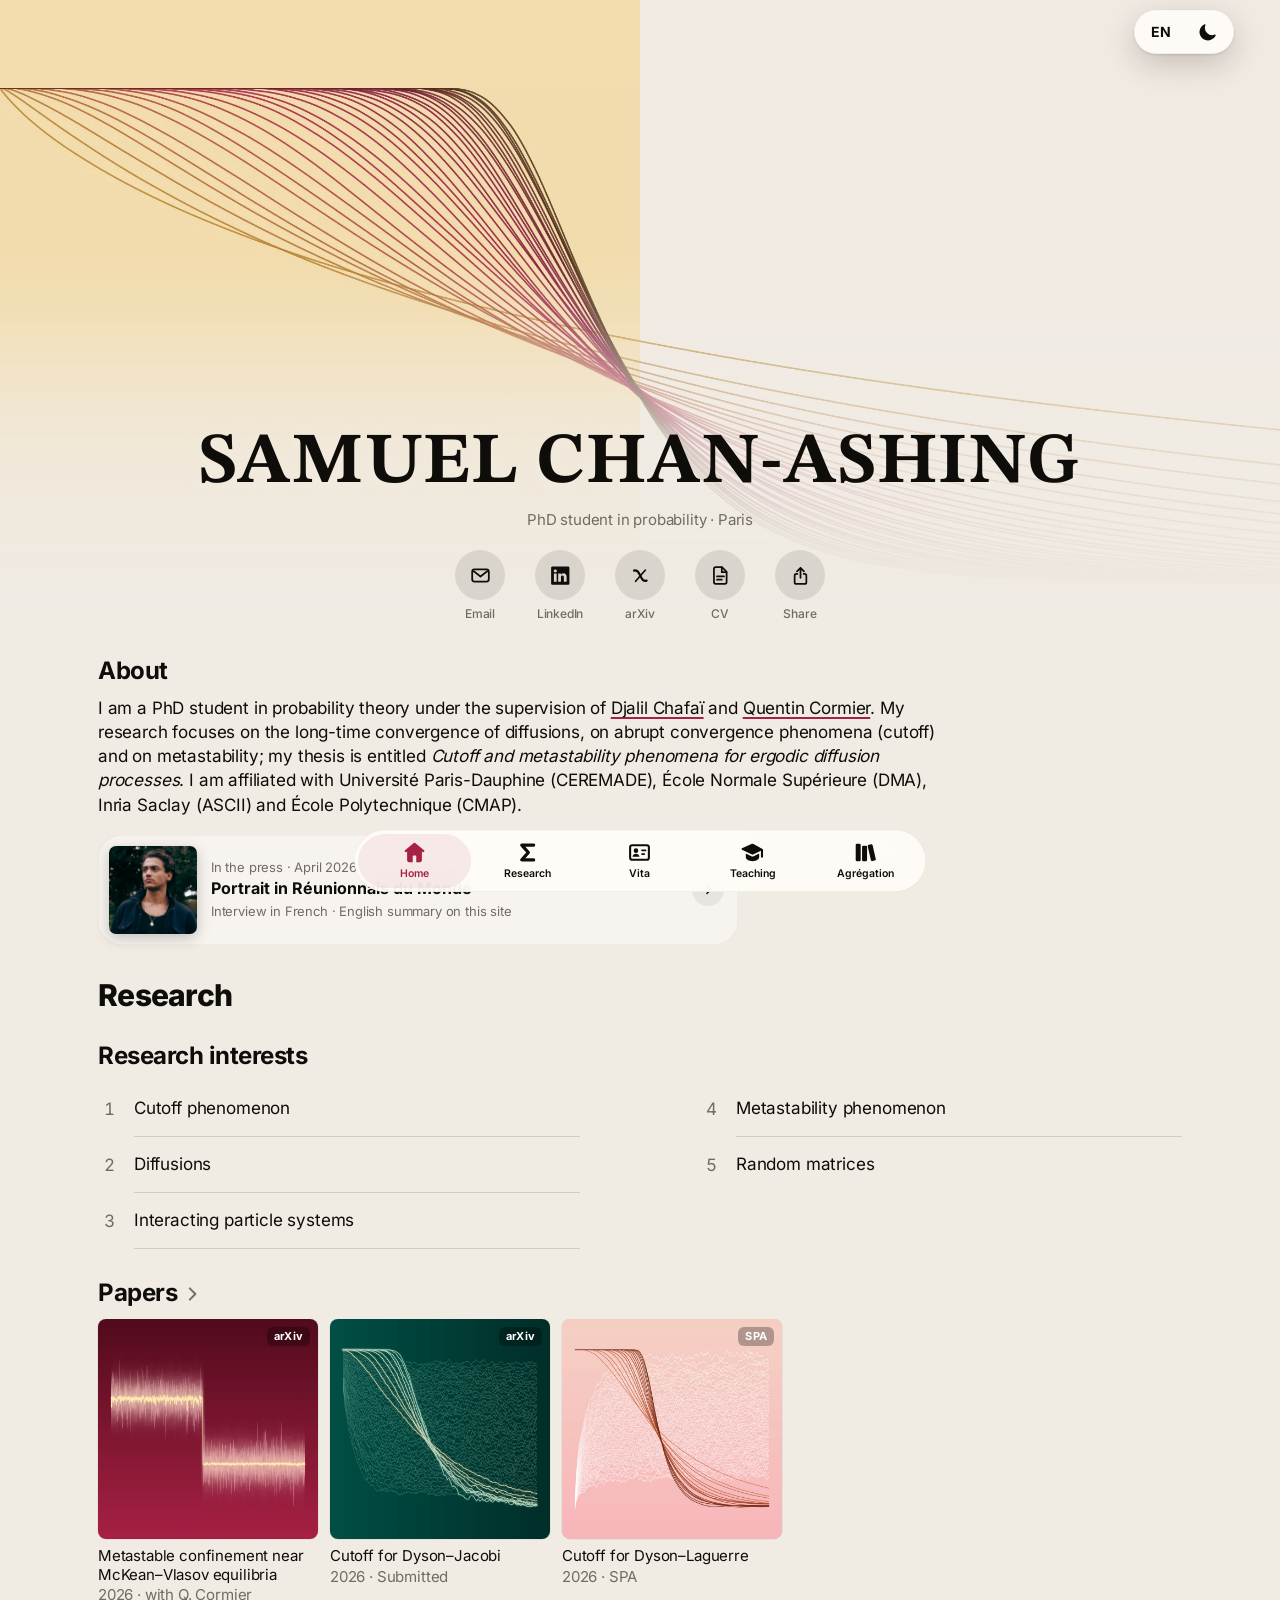
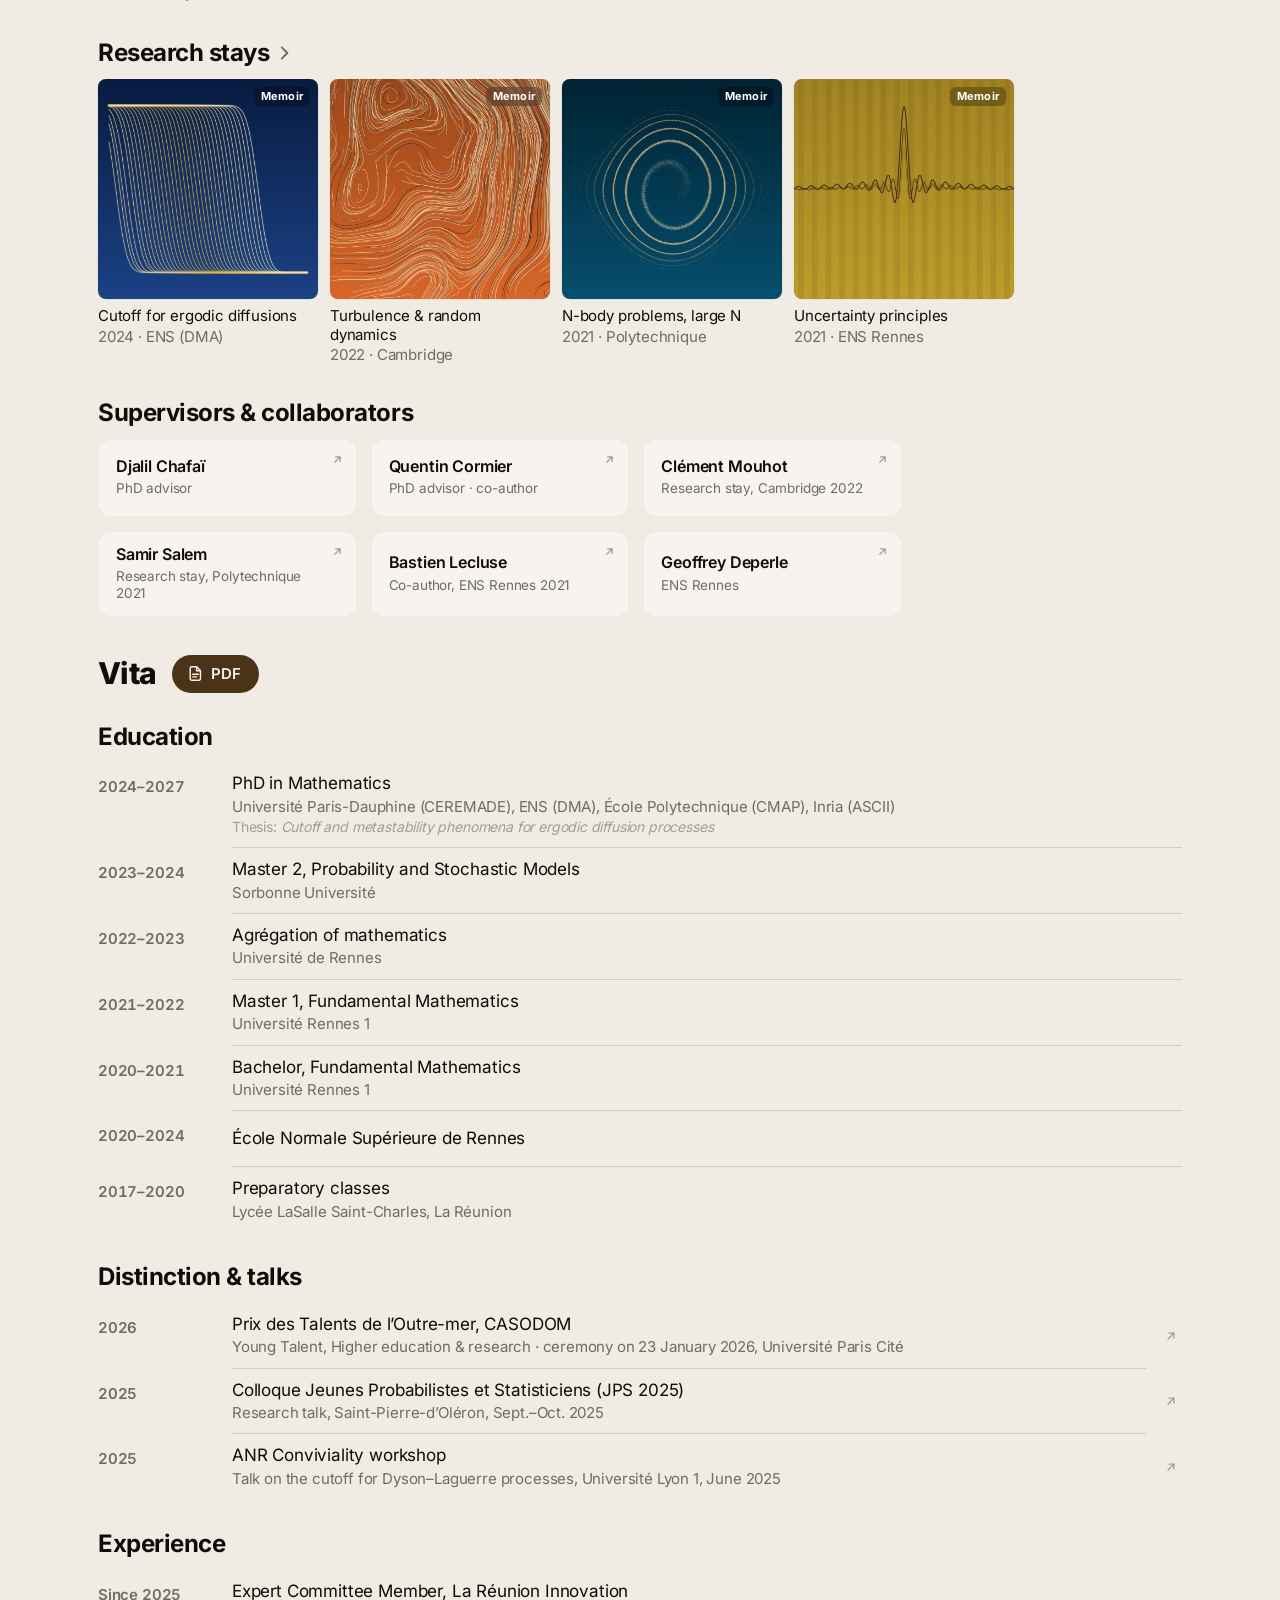
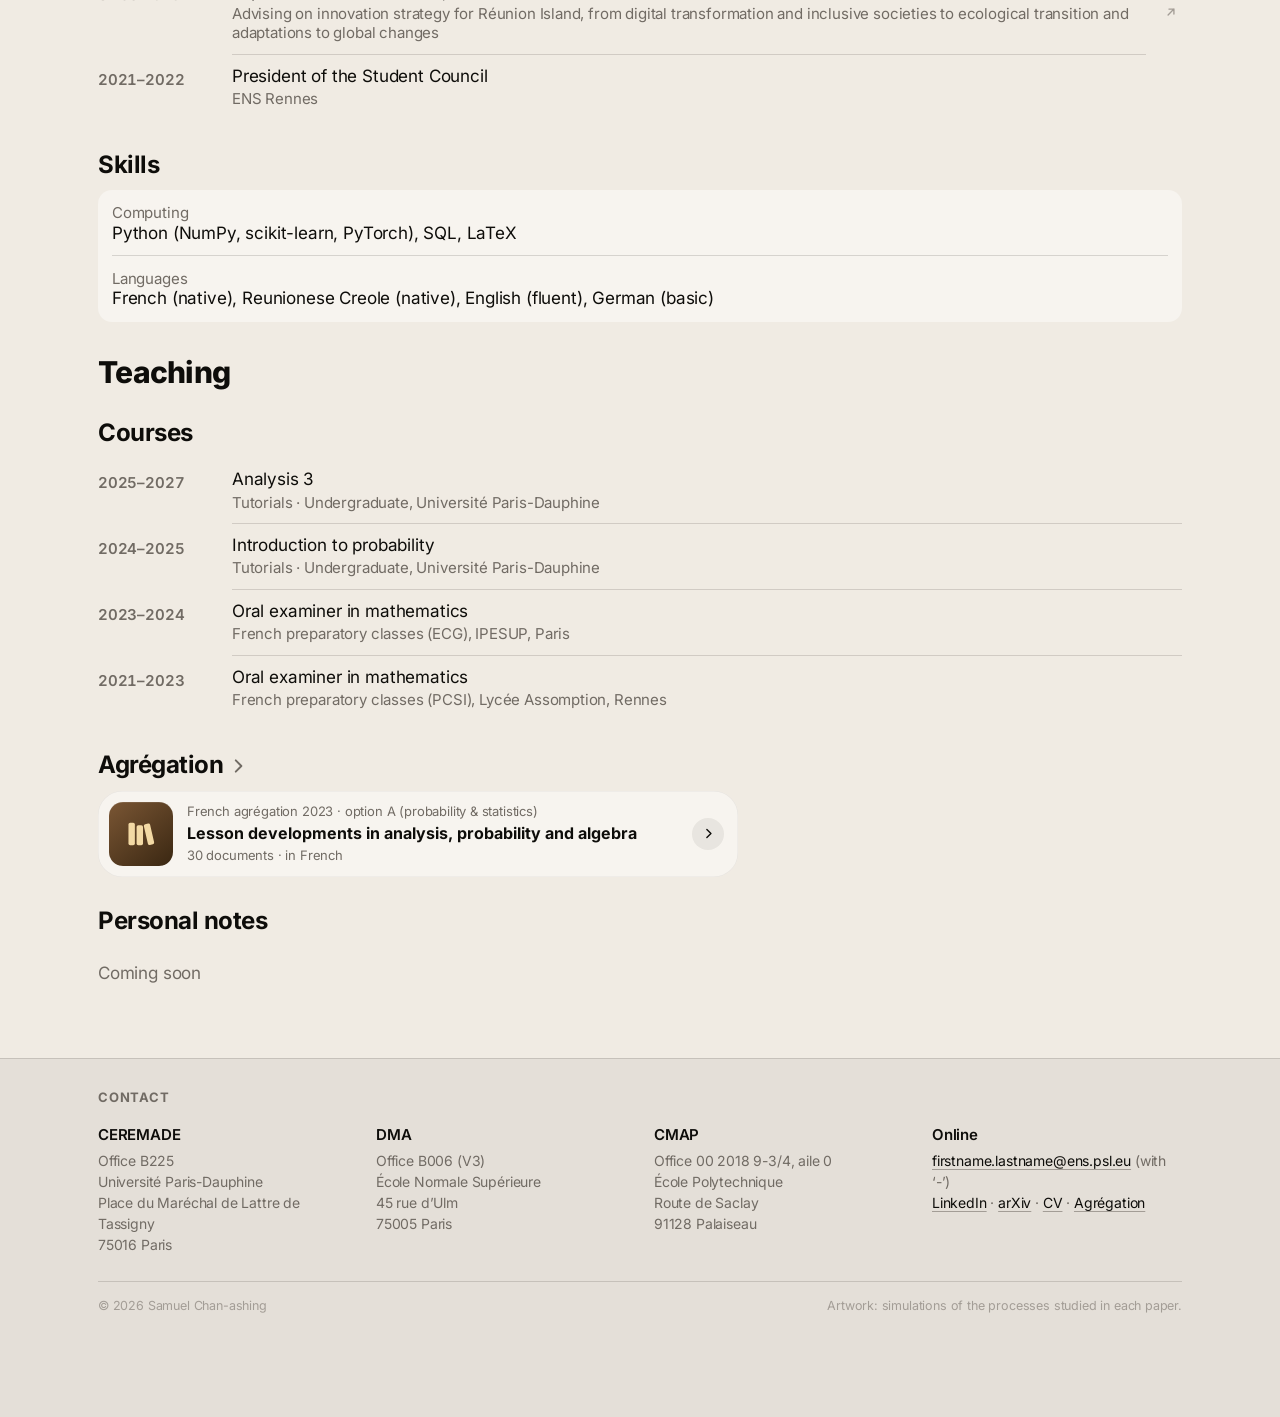
<file: paper.html>
<!DOCTYPE html>
<html lang="en">
<head>
  <meta charset="UTF-8">
  <script>try{var d=document.documentElement;if(localStorage.getItem("theme")==="dark")d.setAttribute("data-theme","dark");if(/^(fr|rcf)$/.test(localStorage.getItem("lang"))){d.classList.add("i18n-pending");setTimeout(function(){d.classList.remove("i18n-pending")},2500)}}catch(e){}</script>
  <meta name="viewport" content="width=device-width, initial-scale=1, viewport-fit=cover">
  <title>Paper — Samuel Chan-ashing</title>
  <meta name="theme-color" content="#f0ebe3">
  <link rel="icon" href="assets/img/favicon.png">
  <link rel="apple-touch-icon" href="assets/img/apple-touch-icon.png">
  <link rel="stylesheet" href="assets/css/site.css?v=202611130209">
  <link rel="stylesheet" href="assets/css/paper.css?v=202611130209">
</head>
<body data-page="paper" class="reader">
<script src="assets/js/icons.js?v=202611130209"></script>
<script src="assets/js/i18n.js?v=202611130209"></script>
<div class="page-tint"></div>

<div class="topfade"></div>
<div class="topbar">
  <a class="circle-btn glass" href="index.html#research" aria-label="Back"><svg class="icon"><use href="#i-chev-l"/></svg></a>
  <span class="topbar-title" id="bar-title"></span>
  <div class="pill-btns glass">
    <button type="button" data-action="lang" aria-label="Français"><span class="lang-label">FR</span></button>
    <button type="button" data-action="theme" aria-label="Dark mode"><svg class="icon"><use href="#i-moon"/></svg></button>
    <button type="button" data-action="share" aria-label="Share"><svg class="icon"><use href="#i-share"/></svg></button>
    <button type="button" data-action="menu" aria-label="More" aria-haspopup="menu" aria-expanded="false"><svg class="icon"><use href="#i-dots"/></svg></button>
  </div>
</div>
<div class="menu glass" role="menu">
  <a id="m-abs" href="#" target="_blank" rel="noopener" role="menuitem">Open on arXiv <svg class="icon"><use href="#i-arrow-ur"/></svg></a>
  <a id="m-pdf" href="#" target="_blank" rel="noopener" role="menuitem">PDF <svg class="icon"><use href="#i-doc"/></svg></a>
  <a id="m-html" href="#" target="_blank" rel="noopener" role="menuitem">HTML on arXiv <svg class="icon"><use href="#i-link"/></svg></a>
  <a id="m-doi" href="#" target="_blank" rel="noopener" role="menuitem" hidden>Journal version <svg class="icon"><use href="#i-arrow-ur"/></svg></a>
  <hr>
  <button id="m-cite" type="button" data-copy="" data-msg="Citation copied" role="menuitem">Copy citation <svg class="icon"><use href="#i-copy"/></svg></button>
  <button type="button" data-copy="url" data-msg="Link copied" role="menuitem">Copy link <svg class="icon"><use href="#i-link"/></svg></button>
</div>

<main>
  <div class="wrap">
    <header class="album-head">
      <div class="album-side">
        <div class="album-cover"><img id="cover" src="assets/img/covers/dyson-jacobi.webp" alt="" width="800" height="800"></div>
      </div>
      <div class="album-info">
        <h1 class="album-title" id="title">&nbsp;</h1>
        <div class="album-artist" id="authors">Samuel Chan-ashing</div>
        <div class="album-journal" id="journal" hidden></div>
        <div class="album-meta" id="meta">Preprint</div>
        <div class="album-actions">
          <a class="cta" id="pdf-btn" href="#" target="_blank" rel="noopener"><svg class="icon"><use href="#i-doc"/></svg> PDF</a>
        </div>
        <div class="album-desc" id="abstract"><span class="skeleton-lines"><i></i><i></i><i></i></span></div>
      </div>
    </header>

    <section class="block" aria-label="Contents">
      <ol class="rows tracks" id="tracks">
        <li class="row skeleton"><div><span class="row-lead num">·</span><span class="row-body"><span class="sk"></span></span></div></li>
        <li class="row skeleton"><div><span class="row-lead num">·</span><span class="row-body"><span class="sk"></span></span></div></li>
        <li class="row skeleton"><div><span class="row-lead num">·</span><span class="row-body"><span class="sk"></span></span></div></li>
      </ol>
      <div class="album-foot" id="foot"></div>
      <ul class="chips" id="keywords"></ul>
      <p class="album-msc" id="msc" hidden></p>
    </section>

    <div class="load-error" id="error" hidden></div>

    <article class="paper" id="paper-body" aria-live="polite"></article>

    <section class="block" id="more-by" hidden>
      <h2 class="section-head">More by Samuel Chan-ashing</h2>
      <ul class="carousel" id="more-list"></ul>
    </section>
  </div>
</main>

<div class="dock" data-active="research">
  <nav class="tabs glass" aria-label="Sections">
    <a class="tab" href="index.html#top" data-tab="home" data-icon="home"><svg class="icon"><use href="#i-home"/></svg><span>Home</span></a>
    <a class="tab" href="index.html#research" data-tab="research" data-icon="sigma"><svg class="icon"><use href="#i-sigma"/></svg><span>Research</span></a>
    <a class="tab" href="index.html#vita" data-tab="vita" data-icon="vita"><svg class="icon"><use href="#i-vita"/></svg><span>Vita</span></a>
    <a class="tab" href="index.html#teaching" data-tab="teaching" data-icon="cap"><svg class="icon"><use href="#i-cap"/></svg><span>Teaching</span></a>
    <a class="tab" href="agregation.html" data-tab="agreg" data-icon="books"><svg class="icon"><use href="#i-books"/></svg><span>Agrégation</span></a>
  </nav>
  <button class="orb orb-right glass" type="button" aria-label="Show sections"><svg class="icon"><use href="#i-sigma"/></svg></button>
</div>

<noscript><p style="padding:120px 20px;text-align:center">This page needs JavaScript to load the paper from arXiv. <a href="https://arxiv.org/" style="color:#a72144">Open arXiv</a>.</p></noscript>
<script src="assets/js/data.js?v=202611130209"></script>
<script src="assets/js/site.js?v=202611130209"></script>
<script src="assets/js/reader.js?v=202611130209"></script>
<script src="assets/js/sim-code.js?v=202611130209"></script>
<script src="assets/js/code-viewer.js?v=202611130209"></script>
<script src="assets/js/paper.js?v=202611130209"></script>
</body>
</html>
</file>
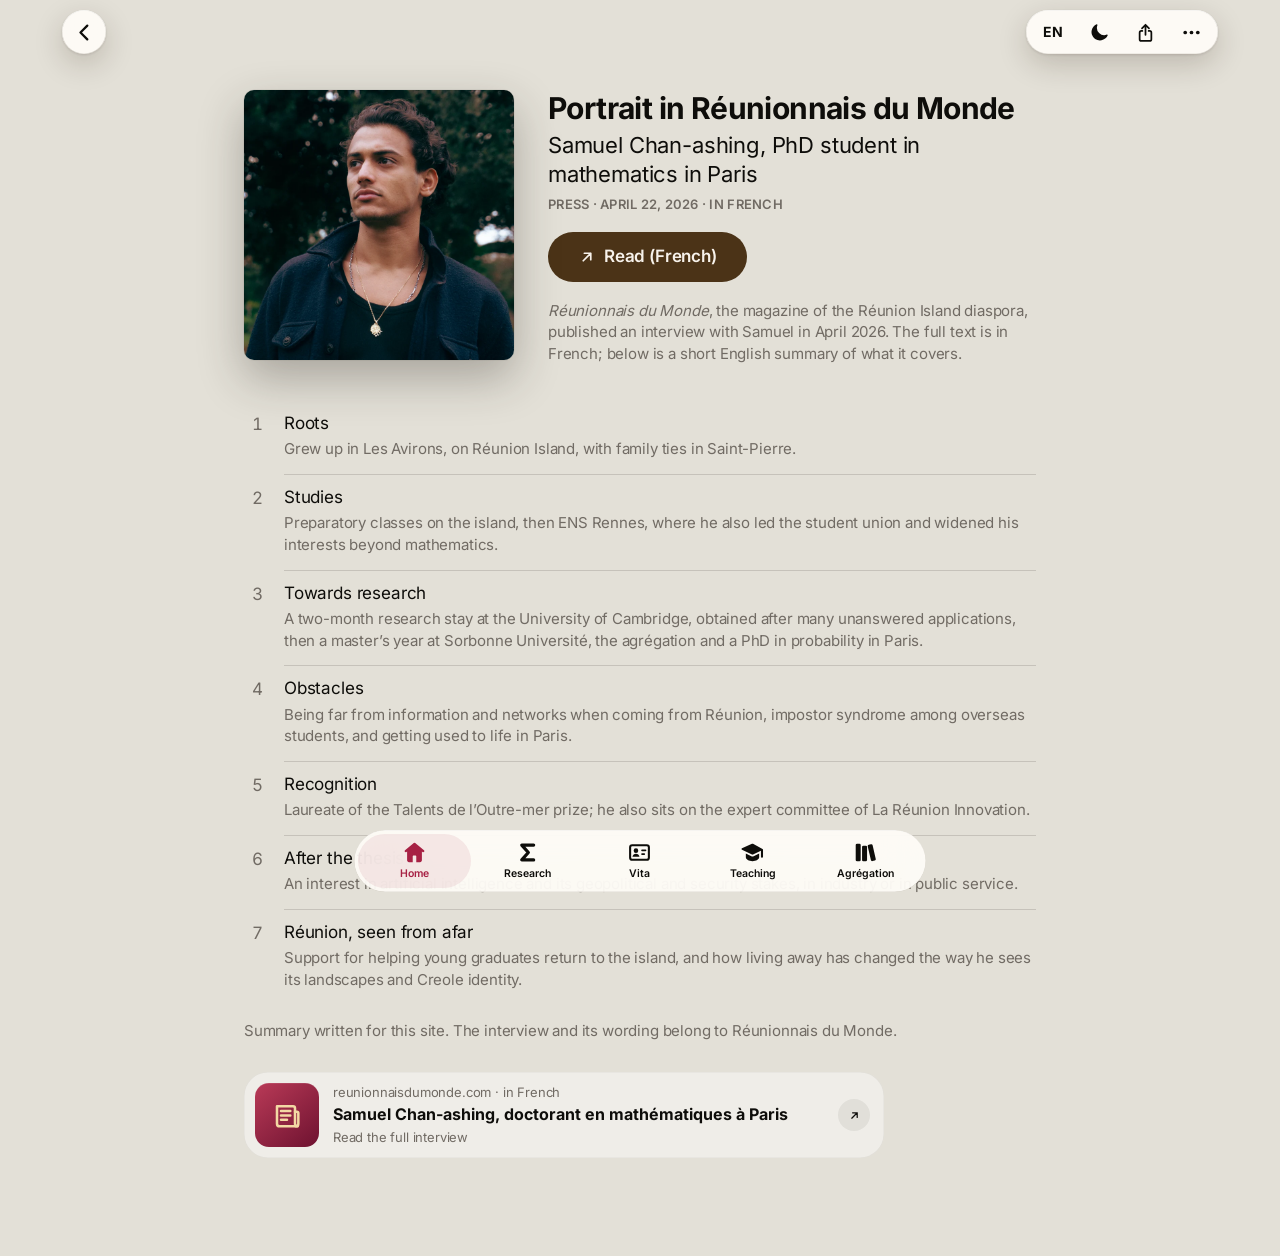
<file: portrait.html>
<!DOCTYPE html>
<html lang="en">
<head>
  <meta charset="UTF-8">
  <script>try{var d=document.documentElement;if(localStorage.getItem("theme")==="dark")d.setAttribute("data-theme","dark");if(/^(fr|rcf)$/.test(localStorage.getItem("lang"))){d.classList.add("i18n-pending");setTimeout(function(){d.classList.remove("i18n-pending")},2500)}}catch(e){}</script>
  <meta name="viewport" content="width=device-width, initial-scale=1, viewport-fit=cover">
  <title>Portrait in Réunionnais du Monde — Samuel Chan-ashing</title>
  <meta name="description" content="English summary of the portrait of Samuel Chan-ashing published (in French) by Réunionnais du Monde in April 2026.">
  <meta name="theme-color" content="#f0ebe3">
  <link rel="icon" href="assets/img/favicon.png">
  <link rel="apple-touch-icon" href="assets/img/apple-touch-icon.png">
  <link rel="stylesheet" href="assets/css/site.css?v=202611130209">
  <link rel="stylesheet" href="assets/css/paper.css?v=202611130209">
  <style>:root { --tint: #24402f; }</style>
</head>
<body data-page="portrait" class="reader">
<script src="assets/js/icons.js?v=202611130209"></script>
<script src="assets/js/i18n.js?v=202611130209"></script>
<div class="page-tint"></div>

<div class="topfade"></div>
<div class="topbar">
  <a class="circle-btn glass" href="index.html#about" aria-label="Back"><svg class="icon"><use href="#i-chev-l"/></svg></a>
  <span class="topbar-title">Portrait in Réunionnais du Monde</span>
  <div class="pill-btns glass">
    <button type="button" data-action="lang" aria-label="Français"><span class="lang-label">FR</span></button>
    <button type="button" data-action="theme" aria-label="Dark mode"><svg class="icon"><use href="#i-moon"/></svg></button>
    <button type="button" data-action="share" aria-label="Share"><svg class="icon"><use href="#i-share"/></svg></button>
    <button type="button" data-action="menu" aria-label="More" aria-haspopup="menu" aria-expanded="false"><svg class="icon"><use href="#i-dots"/></svg></button>
  </div>
</div>
<div class="menu glass" role="menu">
  <a href="https://www.reunionnaisdumonde.com/magazine/portraits-interviews/samuel-chan-ashing-doctorant-en-mathematiques-a-paris/" target="_blank" rel="noopener" role="menuitem">Original article (French) <svg class="icon"><use href="#i-arrow-ur"/></svg></a>
  <a href="index.html#about" role="menuitem">About <svg class="icon"><use href="#i-home"/></svg></a>
  <hr>
  <button type="button" data-copy="url" data-msg="Link copied" role="menuitem">Copy link <svg class="icon"><use href="#i-link"/></svg></button>
</div>

<main>
  <div class="wrap">
    <header class="album-head">
      <div class="album-cover"><img src="assets/img/covers/portrait.webp" alt="Portrait of Samuel Chan-ashing" width="800" height="800"></div>
      <div class="album-info">
        <h1 class="album-title">Portrait in Réunionnais du Monde</h1>
        <div class="album-artist">Samuel Chan-ashing, PhD student in mathematics in Paris</div>
        <div class="album-meta">Press · April 22, 2026 · in French</div>
        <div class="album-actions">
          <a class="cta" href="https://www.reunionnaisdumonde.com/magazine/portraits-interviews/samuel-chan-ashing-doctorant-en-mathematiques-a-paris/" target="_blank" rel="noopener"><svg class="icon"><use href="#i-arrow-ur"/></svg> Read (French)</a>
        </div>
        <div class="album-desc" data-i18n="portrait-intro">
          <p><em>Réunionnais du Monde</em>, the magazine of the Réunion Island diaspora, published an interview with Samuel in April 2026. The full text is in French; below is a short English summary of what it covers.</p>
        </div>
      </div>
    </header>

    <section class="block" aria-label="Summary">
      <ol class="rows tracks summary">
        <li class="row"><div><span class="row-lead num">1</span><span class="row-body"><span class="row-title">Roots</span><span class="row-sub">Grew up in Les Avirons, on Réunion Island, with family ties in Saint-Pierre.</span></span></div></li>
        <li class="row"><div><span class="row-lead num">2</span><span class="row-body"><span class="row-title">Studies</span><span class="row-sub">Preparatory classes on the island, then ENS Rennes, where he also led the student union and widened his interests beyond mathematics.</span></span></div></li>
        <li class="row"><div><span class="row-lead num">3</span><span class="row-body"><span class="row-title">Towards research</span><span class="row-sub">A two-month research stay at the University of Cambridge, obtained after many unanswered applications, then a master’s year at Sorbonne Université, the agrégation and a PhD in probability in Paris.</span></span></div></li>
        <li class="row"><div><span class="row-lead num">4</span><span class="row-body"><span class="row-title">Obstacles</span><span class="row-sub">Being far from information and networks when coming from Réunion, impostor syndrome among overseas students, and getting used to life in Paris.</span></span></div></li>
        <li class="row"><div><span class="row-lead num">5</span><span class="row-body"><span class="row-title">Recognition</span><span class="row-sub">Laureate of the Talents de l’Outre-mer prize; he also sits on the expert committee of La Réunion Innovation.</span></span></div></li>
        <li class="row"><div><span class="row-lead num">6</span><span class="row-body"><span class="row-title">After the thesis</span><span class="row-sub">An interest in artificial intelligence and its geopolitical and security stakes, in industry or in public service.</span></span></div></li>
        <li class="row"><div><span class="row-lead num">7</span><span class="row-body"><span class="row-title">Réunion, seen from afar</span><span class="row-sub">Support for helping young graduates return to the island, and how living away has changed the way he sees its landscapes and Creole identity.</span></span></div></li>
      </ol>
      <div class="album-foot">
        <span>Summary written for this site. The interview and its wording belong to Réunionnais du Monde.</span>
      </div>
    </section>

    <section class="block">
      <a class="latest feature press" href="https://www.reunionnaisdumonde.com/magazine/portraits-interviews/samuel-chan-ashing-doctorant-en-mathematiques-a-paris/" target="_blank" rel="noopener">
        <span class="feature-icon" aria-hidden="true"><svg class="icon"><use href="#i-news"/></svg></span>
        <span class="latest-body">
          <span class="latest-date">reunionnaisdumonde.com · in French</span>
          <span class="latest-title" style="text-transform:none">Samuel Chan-ashing, doctorant en mathématiques à Paris</span>
          <span class="latest-sub">Read the full interview</span>
        </span>
        <span class="round" aria-hidden="true"><svg class="icon"><use href="#i-arrow-ur"/></svg></span>
      </a>
    </section>
  </div>
</main>

<div class="dock" data-active="home">
  <nav class="tabs glass" aria-label="Sections">
    <a class="tab" href="index.html#top" data-tab="home" data-icon="home"><svg class="icon"><use href="#i-home"/></svg><span>Home</span></a>
    <a class="tab" href="index.html#research" data-tab="research" data-icon="sigma"><svg class="icon"><use href="#i-sigma"/></svg><span>Research</span></a>
    <a class="tab" href="index.html#vita" data-tab="vita" data-icon="vita"><svg class="icon"><use href="#i-vita"/></svg><span>Vita</span></a>
    <a class="tab" href="index.html#teaching" data-tab="teaching" data-icon="cap"><svg class="icon"><use href="#i-cap"/></svg><span>Teaching</span></a>
    <a class="tab" href="agregation.html" data-tab="agreg" data-icon="books"><svg class="icon"><use href="#i-books"/></svg><span>Agrégation</span></a>
  </nav>
  <button class="orb orb-right glass" type="button" aria-label="Show sections"><svg class="icon"><use href="#i-home"/></svg></button>
</div>

<script src="assets/js/site.js?v=202611130209"></script>
</body>
</html>
</file>
<file: assets/css/site.css>
/* ==========================================================================
   Samuel Chan-ashing — site stylesheet
   Look & feel modelled on the iOS Music "essentials" page (light sand, black type).
   ========================================================================== */

/* ---------- Fonts (self-hosted; Apple devices use their system font, SF Pro) */
@font-face {
  font-family: "Inter Variable";
  font-style: normal;
  font-display: swap;
  font-weight: 100 900;
  src: url(../fonts/inter-latin-wght-normal.woff2) format("woff2-variations");
  unicode-range: U+0000-00FF, U+0131, U+0152-0153, U+02BB-02BC, U+02C6, U+02DA, U+02DC, U+0304, U+0308, U+0329, U+2000-206F, U+20AC, U+2122, U+2191, U+2193, U+2212, U+2215, U+FEFF, U+FFFD;
}
@font-face {
  font-family: "Inter Variable";
  font-style: normal;
  font-display: swap;
  font-weight: 100 900;
  src: url(../fonts/inter-latin-ext-wght-normal.woff2) format("woff2-variations");
  unicode-range: U+0100-02BA, U+02BD-02C5, U+02C7-02CC, U+02CE-02D7, U+02DD-02FF, U+0304, U+0308, U+0329, U+1D00-1DBF, U+1E00-1E9F, U+1EF2-1EFF, U+2020, U+20A0-20AB, U+20AD-20C0, U+2113, U+2C60-2C7F, U+A720-A7FF;
}
@font-face {
  font-family: "STIX Two Text";
  font-style: normal;
  font-weight: 700;
  font-display: swap;
  src: url(../fonts/stix-two-text-latin-700-normal.woff2) format("woff2");
}
@font-face {
  font-family: "STIX Two Math";
  font-style: normal;
  font-weight: 400;
  font-display: swap;
  src: url(../fonts/stix-two-math-latin-400-normal.woff2) format("woff2");
}

/* ---------- Tokens */
:root {
  color-scheme: light;
  --base: #ccc1ac;                          /* page colour (sand) */
  --bg: var(--base);
  --bg-deep: #c8baa1;
  --tint: #c8baa1;                          /* hero tint, overridden per page */
  --surface: color-mix(in srgb, var(--shade) 7%, transparent);        /* darker sand: round buttons, chips */
  --surface-2: color-mix(in srgb, var(--shade) 11%, transparent);
  --card: color-mix(in srgb, var(--paper) 42%, transparent);        /* cream: cards and grouped boxes */
  --card-hi: color-mix(in srgb, var(--paper) 60%, transparent);
  --press: color-mix(in srgb, var(--shade) 6%, transparent);
  --shade: #3c2a10;                         /* tint of shadows, separators, pressed states */
  --paper: #fff9ee;                         /* light tone for cards */
  --glass: rgba(241, 232, 214, 0.8);
  --menu: rgba(241, 232, 214, .94);
  --glow: rgba(236, 226, 208, .7);            /* halo behind the wordmark */
  --primary: #000;                          /* primary button */
  --on-primary: #f6efe2;
  --feat-a: #8a6a58; --feat-b: #4a3529;     /* agrégation icon */
  --press-a: #c65a46; --press-b: #5a2219;   /* press icon */
  --glass-hi: rgba(255, 255, 255, 0.75);
  --label: #000000;
  --label-2: #54493a;
  --label-3: #7d725f;
  --ink: #1c160e;                           /* long reading text */
  --sep: color-mix(in srgb, var(--shade) 16%, transparent);
  --accent: #cf3d2a;                        /* vermilion (icons, active tab, underlines) */
  --accent-2: #9e2a19;                      /* deep vermilion for small red text on sand */
  --wordmark: var(--label);
  --heading: var(--label);                  /* big section titles */
  --on-glass: var(--label);                 /* icons and labels on the glass bars */
  --on-glass-2: var(--label-2);
  --glass-border: color-mix(in srgb, var(--shade) 8%, transparent);
  --glass-shadow: 0 6px 22px color-mix(in srgb, var(--shade) 16%, transparent);
  --drop: var(--shade);                     /* colour of drop shadows */
  --glass-press: var(--press);
  --glass-active: var(--accent);            /* active tab */
  --glass-active-bg: color-mix(in srgb, var(--shade) 9%, transparent);
  --feat-ink: #fff;                         /* icon colour on the feature tiles */
  --underline: var(--accent);
  --g: 20px;                                /* side gutter */
  --r-card: 8px;
  --r-big: 24px;
  --font: "Inter Variable", "Inter", "Helvetica Neue", Arial, sans-serif;
  --font-display: "Inter Variable", "Inter", "Helvetica Neue", Arial, sans-serif;
  --font-serif: "STIX Two Text", "Times New Roman", Times, serif;
  --font-math: "STIX Two Math", "Latin Modern Math", "Cambria Math", math;
  --spring: cubic-bezier(.32, 1.24, .46, 1);
  --ease: cubic-bezier(.25, .8, .25, 1);
  --safe-b: env(safe-area-inset-bottom, 0px);
  --safe-t: env(safe-area-inset-top, 0px);
  --dock-h: 74px;
}

*, *::before, *::after { box-sizing: border-box; }
html { -webkit-text-size-adjust: 100%; text-size-adjust: 100%; scroll-behavior: smooth; background: var(--bg); }
body {
  margin: 0;
  min-height: 100vh;
  background: var(--bg);
  color: var(--label);
  font-family: var(--font);
  font-size: 17px;
  line-height: 1.35;
  letter-spacing: -0.01em;
  -webkit-font-smoothing: antialiased;
  -moz-osx-font-smoothing: grayscale;
  overflow-x: clip;
}
img { display: block; max-width: 100%; }
a { color: inherit; text-decoration: none; }
button { font: inherit; color: inherit; background: none; border: 0; padding: 0; cursor: pointer; }
:focus-visible { outline: 2px solid var(--accent); outline-offset: 2px; border-radius: 6px; }
[hidden] { display: none !important; }
.sr-only { position: absolute; width: 1px; height: 1px; overflow: hidden; clip: rect(0 0 0 0); white-space: nowrap; }
.icon { width: 1em; height: 1em; fill: currentColor; flex: none; }

/* Page tint: the warm glow that sits behind the hero and fades into the page */
.page-tint {
  position: absolute; inset: 0 0 auto 0; height: 160vh; z-index: -1; pointer-events: none;
  background: linear-gradient(to bottom, color-mix(in srgb, var(--tint) 55%, var(--bg)) 0%, color-mix(in srgb, var(--tint) 70%, var(--bg)) 38%, var(--bg) 100%);
}

/* ---------- Top chrome: back button, share/more pill, progressive blur */
.topfade {
  position: fixed; inset: 0 0 auto 0; height: calc(var(--safe-t) + 92px); z-index: 40; pointer-events: none;
  background: linear-gradient(to bottom, color-mix(in srgb, var(--bg) 92%, transparent) 0%, color-mix(in srgb, var(--bg) 70%, transparent) 55%, transparent 100%);
  -webkit-backdrop-filter: blur(14px); backdrop-filter: blur(14px);
  -webkit-mask-image: linear-gradient(to bottom, #000 50%, transparent);
  mask-image: linear-gradient(to bottom, #000 50%, transparent);
  opacity: 0; transition: opacity .3s var(--ease);
}
body.scrolled .topfade { opacity: 1; }
.topbar {
  position: fixed; z-index: 50; left: 0; right: 0; top: calc(var(--safe-t) + 10px);
  display: flex; align-items: center; justify-content: space-between; gap: 12px;
  padding: 0 calc(var(--g) - 2px); pointer-events: none;
}
.topbar > * { pointer-events: auto; }
.topbar-title {
  flex: 1; text-align: center; font-weight: 600; font-size: 17px; white-space: nowrap; overflow: hidden; text-overflow: ellipsis;
  opacity: 0; transform: translateY(6px); transition: opacity .25s var(--ease), transform .25s var(--ease); pointer-events: none;
}
body.past-hero .topbar-title { opacity: 1; transform: none; }
.glass {
  background: var(--glass);
  -webkit-backdrop-filter: blur(22px) saturate(170%); backdrop-filter: blur(22px) saturate(170%);
  color: var(--on-glass);
  box-shadow: inset 0 0.5px 0 var(--glass-hi), inset 0 0 0 0.5px var(--glass-border), var(--glass-shadow);
}
.circle-btn {
  width: 44px; height: 44px; border-radius: 50%; display: grid; place-items: center; font-size: 21px; flex: none;
  transition: transform .2s var(--spring), background .2s;
}
.circle-btn:active { transform: scale(.92); }
.circle-btn.ghost { visibility: hidden; }
.pill-btns { display: flex; align-items: center; height: 44px; border-radius: 22px; padding: 0 4px; }
.pill-btns button, .pill-btns a { width: 46px; height: 44px; display: grid; place-items: center; font-size: 21px; border-radius: 22px; }
.pill-btns button:active, .pill-btns a:active { background: var(--glass-press); }

/* ---------- Menu (from the "…" button) */
.menu {
  position: fixed; z-index: 60; top: calc(var(--safe-t) + 62px); right: calc(var(--g) - 2px);
  min-width: 250px; border-radius: 22px; padding: 6px; transform-origin: top right;
  opacity: 0; transform: scale(.7); pointer-events: none; transition: opacity .18s var(--ease), transform .32s var(--spring);
  background: var(--menu);
}
.menu.open { opacity: 1; transform: none; pointer-events: auto; }
.menu a, .menu button {
  display: flex; align-items: center; justify-content: space-between; gap: 18px; width: 100%;
  padding: 12px 14px; border-radius: 16px; font-size: 17px; text-align: left;
}
.menu a:hover, .menu button:hover, .menu a:active, .menu button:active { background: var(--glass-press); }
.menu .icon { font-size: 20px; color: var(--on-glass-2); }
.menu hr { border: 0; height: 0.5px; background: var(--glass-border); margin: 4px 10px; }
.toast {
  position: fixed; z-index: 70; left: 50%; top: calc(var(--safe-t) + 70px); transform: translate(-50%, -10px); opacity: 0;
  padding: 10px 18px; border-radius: 22px; font-size: 15px; font-weight: 600; pointer-events: none;
  transition: opacity .2s, transform .3s var(--spring);
}
.toast.show { opacity: 1; transform: translate(-50%, 0); }

/* ---------- Layout */
main { position: relative; padding-bottom: calc(var(--dock-h) + var(--safe-b) + 24px); }
body[data-page=home] main { padding-bottom: 0; }
.wrap { max-width: 1180px; margin: 0 auto; }
.section { padding-top: 34px; scroll-margin-top: 70px; }
.block { margin-top: 30px; }
.block:first-child { margin-top: 0; }
.section-head {
  display: flex; align-items: center; gap: 6px; margin: 0 var(--g) 12px; font-family: var(--font-display);
  font-size: 22px; line-height: 1.15; font-weight: 700; letter-spacing: -0.02em;
}
.section-head a, .section-head span.head-link { display: inline-flex; align-items: center; gap: 6px; }
.section-head .icon { font-size: 18px; color: var(--label-2); margin-top: 1px; }
.section-head .view-toggle { display: inline-flex; align-items: center; gap: 6px; font: inherit; letter-spacing: inherit; color: inherit; text-align: left; }
.view-toggle .icon { transition: transform .25s var(--ease); }
.view-toggle[aria-expanded="true"] .icon { transform: rotate(90deg); }
@media (hover: hover) { .view-toggle:hover .icon { color: var(--label); } }
.section-kicker {
  margin: 0 var(--g) 2px; font-size: 13px; font-weight: 600; letter-spacing: .04em; text-transform: uppercase; color: var(--label-2);
}
.big-head {
  margin: 0 var(--g) 6px; font-family: var(--font-display); font-size: 30px; line-height: 1.1; font-weight: 800; letter-spacing: -0.025em; color: var(--heading);
}

/* ---------- Hero */
.hero { position: relative; isolation: isolate; text-align: center; scroll-margin-top: 0; }
.hero-art {
  position: absolute; inset: 0 0 auto 0; height: min(118vw, 640px); z-index: -1;
  background: var(--bg-deep) url(../img/hero.webp) center 0 / cover no-repeat;
  -webkit-mask-image: linear-gradient(to bottom, #000 0%, #000 52%, rgba(0, 0, 0, .55) 74%, transparent 100%);
  mask-image: linear-gradient(to bottom, #000 0%, #000 52%, rgba(0, 0, 0, .55) 74%, transparent 100%);
}
.hero-art::after { /* sand wash so the black wordmark always reads */
  content: ""; position: absolute; inset: 0;
  background: linear-gradient(to bottom, transparent 0%, transparent 42%, color-mix(in srgb, var(--bg) 60%, transparent) 72%, color-mix(in srgb, var(--bg) 92%, transparent) 100%);
}
.hero-inner { padding: calc(min(118vw, 640px) * .72) var(--g) 0; }
/* The picture (2400 x 1500, scaled to cover the box) leaves an empty band above its curves: its gold block (left half,
   top edge at 18% of the picture's height) is continued up to the top of the page. Picture height = max(width / 1.6, box height). */
.hero { container-type: inline-size; }
.hero-art::before {
  content: ""; position: absolute; top: 0; left: 0; width: 50%; background: #f3dcae;
  height: calc(.18 * max(100vw / 1.6, min(118vw, 640px)) + .5px);
  height: calc(.18 * max(100cqw / 1.6, min(118cqw, 640px)) + .5px);
}
:root[data-theme="dark"] .hero-art::before { background: #53402b; }
.wordmark {
  margin: 0; font-family: var(--font-serif); font-weight: 700; text-transform: uppercase; white-space: nowrap; color: var(--wordmark);
  font-size: clamp(21px, 6.55vw, 64px); line-height: 1; letter-spacing: .015em;
  text-shadow: 0 1px 20px var(--glow);
}
.hero-sub { margin: 10px 0 0; font-size: 15px; color: var(--label-2); }
.hero-actions { display: flex; align-items: center; justify-content: center; gap: 22px; margin-top: 20px; }
.hero-actions { gap: 18px; align-items: flex-start; }
.hero-act { display: flex; flex-direction: column; align-items: center; gap: 6px; width: 62px; font-size: 12px; font-weight: 500; color: var(--label-2); }
.hero-act .circle-btn { width: 50px; height: 50px; font-size: 21px; background: var(--surface-2); color: var(--label); transition: transform .2s var(--spring), background .2s; }
.hero-act:active .circle-btn { transform: scale(.92); }
@media (hover: hover) { .hero-act:hover .circle-btn { background: color-mix(in srgb, var(--shade) 17%, transparent); } .hero-act:hover { color: var(--label); } }
/* five actions (Email, LinkedIn, arXiv, CV, Share): tighter on phones */
@media (max-width: 430px) { .hero-actions { gap: 10px; } .hero-act { width: 56px; } }
@media (max-width: 359px) { .hero-actions { gap: 5px; } .hero-act { width: 52px; } .hero-act .circle-btn { width: 46px; height: 46px; font-size: 20px; } }
.play-btn {
  width: 68px; height: 68px; border-radius: 50%; background: #fff; color: #1d1610; display: grid; place-items: center; font-size: 30px;
  box-shadow: 0 8px 24px rgba(0, 0, 0, .25); transition: transform .2s var(--spring);
}
.play-btn .icon { transform: translateX(2px); }
.play-btn:active { transform: scale(.93); }

/* ---------- Latest release card */
.latest {
  display: flex; align-items: center; gap: 14px; margin: 26px var(--g) 0; padding: 11px 14px 11px 11px; border-radius: var(--r-big);
  background: var(--card); box-shadow: inset 0 0 0 0.5px color-mix(in srgb, var(--shade) 7%, transparent);
  text-align: left; transition: transform .2s var(--spring), background .2s;
}
.latest:active { transform: scale(.985); }
.latest img { width: 88px; height: 88px; border-radius: 7px; object-fit: cover; box-shadow: 0 4px 14px color-mix(in srgb, var(--drop) 25%, transparent); }
.latest-body { flex: 1; min-width: 0; }
.latest-date, .latest-title, .latest-sub { display: block; }
.latest-date { font-size: 13px; color: var(--label-2); }
.latest-title { margin-top: 3px; font-size: 16px; font-weight: 700; line-height: 1.22; text-transform: uppercase; letter-spacing: 0; }
.latest-sub { margin-top: 4px; font-size: 13px; color: var(--label-2); }
.latest .round { width: 32px; height: 32px; border-radius: 50%; background: var(--surface); display: grid; place-items: center; font-size: 13px; flex: none; }

/* ---------- Text blocks (About) */
.prose { margin: 0 var(--g); font-size: 17px; line-height: 1.42; color: var(--label); }
.prose p { margin: 0 0 10px; }
.prose a { color: var(--label); text-decoration: underline; text-decoration-color: var(--underline); text-decoration-thickness: 1.5px; text-underline-offset: 3px; }
@media (hover: hover) { .prose a:hover { color: var(--accent-2); } }
.clamp { display: -webkit-box; -webkit-box-orient: vertical; -webkit-line-clamp: 4; overflow: hidden; }
.clamp.open { -webkit-line-clamp: unset; display: block; }
.more-btn { margin: 2px var(--g) 0; font-size: 15px; font-weight: 700; color: var(--label); letter-spacing: .02em; text-transform: uppercase; }

/* ---------- Carousels (square artwork) */
.carousel {
  display: flex; gap: 12px; overflow-x: auto; overscroll-behavior-x: contain; scroll-snap-type: x mandatory;
  padding: 0 var(--g) 4px; scroll-padding: 0 var(--g); scrollbar-width: none; list-style: none; margin: 0;
}
.carousel::-webkit-scrollbar { display: none; }
.card { flex: 0 0 var(--card-w, calc((100vw - 2 * var(--g) - 12px - 58px) / 2)); scroll-snap-align: start; min-width: 0; }
.card a { display: block; }
.art {
  position: relative; aspect-ratio: 1; border-radius: var(--r-card); overflow: hidden; background: var(--surface);
  box-shadow: 0 0 0 0.5px color-mix(in srgb, var(--shade) 10%, transparent);
  transition: transform .25s var(--spring);
}
.art img { width: 100%; height: 100%; object-fit: cover; }
.card a:active .art { transform: scale(.97); }
.art .badge {
  position: absolute; top: 8px; right: 8px; padding: 2px 7px; border-radius: 6px; font-size: 11px; font-weight: 700; letter-spacing: .02em;
  background: rgba(0, 0, 0, .28); color: #fff; -webkit-backdrop-filter: blur(8px); backdrop-filter: blur(8px);
}
.card-title { margin-top: 8px; font-size: 15px; line-height: 1.25; overflow: hidden; display: -webkit-box; -webkit-box-orient: vertical; -webkit-line-clamp: 2; }
.people .card-title { display: block; white-space: nowrap; text-overflow: ellipsis; }
.card-title.two { white-space: normal; display: -webkit-box; -webkit-box-orient: vertical; -webkit-line-clamp: 2; }
.card-sub { margin-top: 2px; font-size: 15px; line-height: 1.25; color: var(--label-2); white-space: nowrap; overflow: hidden; text-overflow: ellipsis; }

/* ---------- Rows (text lists, track lists) */
.rows { list-style: none; margin: 0; padding: 0; }
.row { position: relative; }
.row > a, .row > div, .row > button {
  display: flex; align-items: center; gap: 14px; width: 100%; padding: 0 var(--g); min-height: 56px; text-align: left;
}
.row > a:active, .row > button:active { background: var(--press); }
.row-lead { flex: none; color: var(--label-2); font-variant-numeric: tabular-nums; }
.row-lead.num { width: 22px; text-align: center; font-size: 17px; }
.row-lead.year { width: 96px; white-space: nowrap; font-size: 15px; font-weight: 600; color: var(--label-2); align-self: flex-start; padding-top: 15px; }
.row-lead.thumb img { width: 50px; height: 50px; border-radius: 5px; object-fit: cover; }
.row-body { flex: 1; min-width: 0; padding: 11px 0; border-bottom: 0.5px solid var(--sep); align-self: stretch; display: flex; flex-direction: column; justify-content: center; }
.row:last-child .row-body { border-bottom-color: transparent; }
.rows.boxed .row:last-child .row-body { border-bottom-color: transparent; }
.row-title { font-size: 17px; line-height: 1.25; }
.row-title.muted { color: var(--label-2); }
.row-title.wrap-ok { white-space: normal; }
.row-title:not(.wrap-ok) { white-space: nowrap; overflow: hidden; text-overflow: ellipsis; }
.row-sub { margin-top: 2px; font-size: 15px; line-height: 1.3; color: var(--label-2); }
.row-sub.one { white-space: nowrap; overflow: hidden; text-overflow: ellipsis; }
.row-trail { flex: none; color: var(--label-2); font-size: 15px; display: grid; place-items: center; min-width: 22px; align-self: center; }
.row-trail.dots { color: var(--label); font-size: 18px; }
.row-trail.chev { font-size: 14px; color: var(--label-3); }

/* Rows with artwork (like "More to hear") */
.rows.media .row > a { align-items: center; gap: 16px; }
.row-lead.thumb.big img { width: 84px; height: 84px; border-radius: 7px; box-shadow: 0 0 0 0.5px color-mix(in srgb, var(--shade) 10%, transparent); }
.rows.media .row-body { padding: 14px 0; }
.rows.media .row-title { font-size: 16px; font-weight: 600; }
.row-sub.dim { color: var(--label-3); font-size: 14px; }

/* Feature card (agrégation link) */
.feature-icon { width: 64px; height: 64px; border-radius: 14px; display: grid; place-items: center; font-size: 32px; flex: none;
  color: var(--feat-ink); background: linear-gradient(140deg, var(--feat-a), var(--feat-b)); box-shadow: inset 0 0.5px 0 rgba(255,255,255,.2); }
.latest.feature { margin-top: 0; }
.latest.press { margin-top: 18px; }
.latest.press .feature-icon { background: linear-gradient(140deg, var(--press-a), var(--press-b)); }
/* Vita title with the CV button beside it (same look as the PDF button of the papers) */
.head-row { display: flex; align-items: center; gap: 16px; margin: 0 var(--g) 6px; }
.wrap .head-row .big-head { margin: 0; }
.head-cta { height: 38px; padding: 0 18px 0 15px; border-radius: 19px; display: inline-flex; align-items: center; gap: 7px; flex: none;
  background: var(--primary); color: var(--on-primary); font-size: 15px; font-weight: 600; white-space: nowrap;
  transition: transform .2s var(--spring), background .2s; }
.head-cta .icon { font-size: 17px; }
.head-cta:active { transform: scale(.96); }
@media (hover: hover) { .head-cta:hover { background: color-mix(in oklab, var(--primary) 82%, var(--bg)); } }

/* Grouped "inset" box (contact, skills) */
.boxed { margin: 0 var(--g); border-radius: 14px; background: var(--card); overflow: hidden; }
.boxed .row > a, .boxed .row > div { padding: 0 14px; }

/* ---------- People: small name cards with a colour stripe */
.people .carousel { gap: 10px; }
.person { flex: 0 0 auto; width: 214px; scroll-snap-align: start; }
.person a {
  position: relative; display: flex; flex-direction: column; justify-content: center; gap: 4px; height: 100%; min-height: 78px;
  padding: 14px 34px 14px 18px; border-radius: 14px; background: var(--card);
  box-shadow: inset 0 0 0 0.5px color-mix(in srgb, var(--shade) 7%, transparent); overflow: hidden; transition: background .2s, transform .2s var(--spring);
}
.person-name { font-size: 16px; font-weight: 600; line-height: 1.2; }
.person-role { font-size: 13.5px; line-height: 1.3; color: var(--label-2); }
.person .icon { position: absolute; top: 14px; right: 13px; font-size: 13px; color: var(--label-3); }
.person a:active { transform: scale(.98); }
@media (hover: hover) { .person a:hover { background: var(--card-hi); } .person a:hover .icon { color: var(--label-2); } }
@media (min-width: 900px) { .people .carousel { display: grid; grid-template-columns: repeat(3, minmax(0, 1fr)); overflow: visible; max-width: 900px; } .person { width: auto; } }

/* (former round avatars, unused) */
.people .card { --card-w: calc((100vw - 2 * var(--g) - 2 * 14px - 40px) / 2.6); text-align: center; }
.people .carousel { gap: 14px; }
.avatar {
  aspect-ratio: 1; border-radius: 50%; display: grid; place-items: center; overflow: hidden;
  font-family: var(--font-display); font-weight: 700; font-size: clamp(28px, 9vw, 46px); letter-spacing: -0.02em; color: rgba(255, 255, 255, .92);
  background: radial-gradient(120% 120% at 30% 20%, var(--a1, #8a6a58), var(--a2, #3b2b22));
  box-shadow: inset 0 0 0 0.5px rgba(255, 255, 255, .1);
  transition: transform .25s var(--spring);
}
.card a:active .avatar { transform: scale(.96); }
.people .card-title { margin-top: 10px; font-size: 16px; }
.people .card-sub { font-size: 13px; }

/* ---------- Chips */
.chips { display: flex; flex-wrap: wrap; gap: 8px; margin: 0 var(--g); padding: 0; list-style: none; }
.chip { padding: 7px 13px; border-radius: 16px; font-size: 15px; background: var(--card); color: var(--label); }

/* ---------- Footer with contact details */
.site-footer { margin-top: 56px; padding: 30px 0 calc(var(--dock-h) + var(--safe-b) + 28px); border-top: 0.5px solid var(--sep); background: color-mix(in srgb, var(--shade) 6%, transparent); }
.site-footer .wrap { padding: 0 var(--g); }
.foot-title { margin: 0 0 16px; font-size: 13px; font-weight: 700; letter-spacing: .06em; text-transform: uppercase; color: var(--label-2); }
.foot-grid { display: grid; grid-template-columns: repeat(auto-fit, minmax(190px, 1fr)); gap: 22px 28px; }
.foot-col p { margin: 4px 0 0; font-size: 14px; line-height: 1.5; color: var(--label-2); }
.foot-col a { color: var(--label); }
.foot-col p a { text-decoration: underline; text-decoration-color: var(--label-3); text-underline-offset: 3px; }
.foot-name { font-size: 15px; font-weight: 600; color: var(--label); }
a.foot-name:hover, .foot-col p a:hover { color: var(--accent-2); }
.foot-bottom { margin-top: 26px; padding-top: 16px; border-top: 0.5px solid var(--sep); display: flex; flex-wrap: wrap; gap: 6px 18px; justify-content: space-between; font-size: 12.5px; color: var(--label-3); }
@media (min-width: 1100px) { .site-footer .wrap { padding: 0 var(--g); } }

/* ---------- Footer */
.site-foot { margin: 44px var(--g) 0; padding-top: 18px; border-top: 0.5px solid var(--sep); font-size: 13px; color: var(--label-3); display: flex; flex-wrap: wrap; gap: 6px 16px; justify-content: space-between; }
.site-foot a { color: var(--label-2); }

/* ==========================================================================
   Dock: mini player + tab bar (collapses on scroll, like iOS 26)
   ========================================================================== */
.dock {
  position: fixed; z-index: 45; left: 50%; bottom: calc(var(--safe-b) + 8px); transform: translateX(-50%);
  width: min(100%, 600px); height: 62px; pointer-events: none;
}
.dock > * { pointer-events: auto; }
.dock .tabs, .dock .mini, .dock .orb {
  position: absolute; transition: left .5s var(--spring), right .5s var(--spring), bottom .5s var(--spring), opacity .3s var(--ease), transform .5s var(--spring), clip-path .5s var(--spring), width .5s var(--spring);
}
/* tab bar */
.tabs {
  left: 14px; right: 14px; bottom: 0; height: 62px; border-radius: 31px; padding: 4px; display: flex;
  clip-path: inset(0 0 0 0 round 31px);
}
.tab {
  flex: 1; display: flex; flex-direction: column; align-items: center; justify-content: center; gap: 2px; border-radius: 27px;
  font-size: 10.5px; font-weight: 600; letter-spacing: 0; color: var(--on-glass); min-width: auto; padding: 0 3px; transition: background .25s, color .25s, opacity .25s;
}
.tab .icon { font-size: 25px; }
.tab span { white-space: nowrap; }
.tab.active { color: var(--glass-active); background: var(--glass-active-bg); }
/* mini player */
.mini {
  left: 14px; right: 14px; bottom: 72px; height: 50px; border-radius: 25px; display: flex; align-items: center; gap: 10px; padding: 0 6px 0 7px;
}
.mini-link { display: flex; align-items: center; gap: 10px; flex: 1; min-width: 0; height: 100%; }
.mini-art { width: 36px; height: 36px; border-radius: 7px; object-fit: cover; flex: none; }
.mini-text { display: flex; flex-direction: column; min-width: 0; line-height: 1.15; }
.mini-route { font-size: 12.5px; color: var(--label-2); white-space: nowrap; overflow: hidden; text-overflow: ellipsis; }
.mini-title { font-size: 15px; font-weight: 600; white-space: nowrap; overflow: hidden; text-overflow: ellipsis; }
.mini-btn { width: 40px; height: 40px; border-radius: 50%; display: grid; place-items: center; font-size: 21px; flex: none; }
.mini-btn:active { background: var(--press); }
.mini-progress { position: absolute; left: 18px; right: 18px; bottom: 3px; height: 2px; border-radius: 2px; background: var(--surface-2); overflow: hidden; opacity: 0; }
.mini-progress i { display: block; height: 100%; width: 0; background: var(--label-2); border-radius: 2px; }
.has-progress .mini-progress { opacity: 1; }
/* orbs, only shown when collapsed */
.orb { bottom: 6px; width: 50px; height: 50px; border-radius: 50%; display: grid; place-items: center; font-size: 23px; opacity: 0; transform: scale(.6); pointer-events: none; }
.orb-right { left: 14px; color: var(--glass-active); }

.dock.collapsed .tabs { clip-path: inset(6px calc(100% - 56px) 6px 6px round 25px); opacity: 0; pointer-events: none; }
.dock.collapsed .orb { opacity: 1; transform: none; pointer-events: auto; }
.dock.collapsed .mini-btn.next, .dock.collapsed .mini-btn.prev { display: none; }

/* ---------- Agrégation page bits */
.page-head { padding: calc(var(--safe-t) + 74px) 0 0; }
.page-head .big-head { font-size: 34px; }
.page-head > p { margin: 8px var(--g) 0; color: var(--label-2); font-size: 15px; }
.page-head .prose { margin-top: 10px; color: var(--label-2); font-size: 16px; }
.cols-2 { columns: 1; }
.empty { margin: 0 var(--g); color: var(--label-2); font-size: 15px; }

/* ==========================================================================
   Larger screens
   ========================================================================== */
@media (min-width: 700px) {
  :root { --g: 32px; }
  .card { --card-w: 200px; }
  .people .card { --card-w: 150px; }
  .hero-art { height: min(68vh, 620px); background-position: center 30%; }
  .hero-art::before {   /* picture moved up by 30% of (picture height - box height) */
    height: calc(.18 * max(100vw / 1.6, min(68vh, 620px)) - .3 * (max(100vw / 1.6, min(68vh, 620px)) - min(68vh, 620px)) + .5px);
    height: calc(.18 * max(100cqw / 1.6, min(68vh, 620px)) - .3 * (max(100cqw / 1.6, min(68vh, 620px)) - min(68vh, 620px)) + .5px);
  }
  .hero-inner { padding-top: calc(min(68vh, 620px) * .7); }
  .wordmark { font-size: clamp(40px, 5.6vw, 72px); }
  .latest { max-width: 640px; margin-left: auto; margin-right: auto; }
  .latest.feature { margin-left: var(--g); margin-right: var(--g); }
  .section-head { font-size: 24px; }
  .prose, .more-btn { max-width: 860px; }
  .cols-2 { columns: 2; column-gap: 24px; }
  .cols-2 .row { break-inside: avoid; }
  .row-lead.year { width: 120px; }
}
@media (min-width: 1000px) {
  .duo { display: grid; grid-template-columns: minmax(0, 1fr) minmax(0, 1fr); gap: 0 8px; align-items: start; }
  .duo .section { padding-top: 0; }
  .wrap > .duo { margin-top: 34px; }
  .rows.media.cols-2 .row-body { border-bottom-color: var(--sep); }
}
@media (min-width: 1100px) {
  :root { --g: 48px; }
  .card { --card-w: 220px; }
  .wrap .section-head, .wrap .prose, .wrap .more-btn, .wrap .chips, .wrap .boxed, .wrap .section-kicker, .wrap .big-head { margin-left: var(--g); margin-right: var(--g); }
}
@media (hover: hover) {
  .card a:hover .art { transform: translateY(-2px); box-shadow: 0 10px 28px color-mix(in srgb, var(--drop) 28%, transparent); }
  .row > a:hover { background: color-mix(in srgb, var(--shade) 4.5%, transparent); }
  .latest:hover { background: var(--card-hi); }
  .tab:not(.active):hover { background: var(--glass-press); }
}
@media (prefers-reduced-motion: reduce) {
  html { scroll-behavior: auto; }
  *, *::before, *::after { transition-duration: .01ms !important; animation-duration: .01ms !important; }
}

/* ==========================================================================
   Dark mode (button at the top of each page): the warm brown of the first version
   ========================================================================== */
:root[data-theme="dark"] {
  color-scheme: dark;
  --base: #31261e;
  --bg-deep: #241b15;
  --label: #ffffff;
  --label-2: rgba(240, 232, 222, 0.64);
  --label-3: rgba(240, 232, 222, 0.36);
  --ink: rgba(255, 255, 255, 0.9);
  --shade: #ffffff;                         /* light overlays for surfaces and separators */
  --drop: #000000;
  --card: rgba(255, 255, 255, 0.075);
  --card-hi: rgba(255, 255, 255, 0.12);
  --glass: rgba(86, 70, 59, 0.62);
  --glass-hi: rgba(255, 255, 255, 0.16);
  --glass-border: rgba(255, 255, 255, 0.08);
  --glass-shadow: 0 6px 22px rgba(0, 0, 0, 0.3);
  --menu: rgba(70, 57, 48, 0.94);
  --glow: rgba(0, 0, 0, 0.35);
  --on-glass: #ffffff;
  --on-glass-2: rgba(240, 232, 222, 0.6);
  --glass-press: rgba(255, 255, 255, 0.08);
  --glass-active: #eeb760;                  /* gold */
  --glass-active-bg: rgba(255, 255, 255, 0.09);
  --accent: #e46a86;                        /* bordeaux, lightened to read on brown */
  --accent-2: #ef8fa5;
  --underline: #e46a86;
  --primary: rgba(255, 255, 255, 0.12);
  --on-primary: #eeb760;
  --wordmark: #ffffff;
  --heading: #ffffff;
  --feat-ink: #f3d9a4;
}
:root[data-theme="dark"] body[data-page="home"] { --tint: #5c4838; }
:root[data-theme="dark"] .hero-art { background-image: url(../img/hero-dark.webp); }
:root[data-theme="dark"] .hero-art::after {
  background: linear-gradient(to bottom, rgba(33, 25, 19, .25) 0%, rgba(33, 25, 19, 0) 30%, rgba(49, 38, 30, .35) 70%, rgba(49, 38, 30, .7) 100%);
}
:root[data-theme="dark"] .site-footer { background: rgba(0, 0, 0, 0.14); }
html { transition: background-color .3s var(--ease); }

/* ==========================================================================
   Language: English by default, French with the FR button (assets/js/i18n.js)
   ========================================================================== */
html.i18n-pending body { visibility: hidden; }          /* avoids a flash of English when French was chosen */
.lang-label { font-size: 14px; font-weight: 700; letter-spacing: .03em; line-height: 1; }
html[lang="fr"] .only-en, html[lang="rcf"] .only-en { display: none; }
html[lang="fr"] .tab, html[lang="rcf"] .tab { font-size: 9.8px; letter-spacing: -0.01em; }   /* "Enseignement" is longer than "Teaching"; on very narrow phones that tab takes a little more room (min-width: auto) */

/* language menu (opened from the EN / FR / KR button) */
.lang-menu { min-width: 200px; }
.lang-menu .icon { opacity: 0; color: var(--accent); }
.lang-menu .is-current { font-weight: 600; }
.lang-menu .is-current .icon { opacity: 1; }
.lang-menu button:focus-visible { outline: 2px solid var(--accent); outline-offset: -2px; }

/* ---------- Agrégation: lessons of each development, and the lesson -> developments list (agregation.html) */
.dev-lecons { font-size: 13px; color: var(--label-3); font-variant-numeric: tabular-nums; }
.couplage { margin-top: 36px; }
.couplage-intro { margin-bottom: 8px; color: var(--label-2); font-size: 16px; }
.couplage-block { margin-top: 14px; }
.couplage-block > summary { display: flex; align-items: baseline; gap: 10px; cursor: pointer; list-style: none; }
.couplage-block > summary::-webkit-details-marker { display: none; }
.couplage-block > summary::after { content: "›"; margin-left: auto; font-size: 20px; line-height: 1; color: var(--label-3); transition: transform .2s; }
.couplage-block[open] > summary::after { transform: rotate(90deg); }
.couplage-count { font-size: 13px; font-weight: 500; color: var(--label-3); }
.lessons { list-style: none; margin: 4px var(--g) 0; padding: 0; }
.lesson { display: flex; gap: 12px; padding: 11px 0; border-bottom: 0.5px solid var(--sep); }
.lesson:last-child { border-bottom: 0; }
.lesson-num { flex: none; width: 34px; font-weight: 700; font-variant-numeric: tabular-nums; color: var(--label-2); }
.lesson-title { margin: 0; font-size: 15px; line-height: 1.4; color: var(--label); }
.lesson-devs { margin: 4px 0 0; font-size: 14px; line-height: 1.5; color: var(--label-2); }
.lesson-devs a { color: var(--accent-2); text-decoration: none; }
@media (hover: hover) { .lesson-devs a:hover { text-decoration: underline; } }
.lesson.none .lesson-devs { color: var(--label-3); font-style: italic; }
@media (min-width: 760px) { .lessons { columns: 2; column-gap: 40px; } .lesson { break-inside: avoid; } }

/* ==== Palette: blanc cassé, noir, bordeaux, or et chocolat ==== */
:root {
  --base: #f0ebe3;
  --bg-deep: #f0ebe3;
  --tint: #f0ebe3;
  --label: #0e0d0a;
  --label-2: #716b64;
  --label-3: #a39d96;
  --ink: #16130f;
  --shade: #2b2520;
  --paper: #ffffff;
  --glow: rgba(247, 242, 235, 0.60);
  --accent: #a72144;
  --accent-2: #a72144;
  --primary: #0e0d0a;
  --on-primary: #f7f2eb;
  --wordmark: #0e0d0a;
  --underline: #a72144;
  --feat-a: #7a5634;
  --feat-b: #4b3317;
  --press-a: #c43a5a;
  --press-b: #7d133a;
  /* brown and gold, made visible */
  --wordmark: #4b3317;
  --heading: #4b3317;
  --primary: #4b3317;
  --on-primary: #f7f2eb;
  --feat-ink: #f3d9a4;
  --feat-a: #7a5634; --feat-b: #3a2712;
  --press-a: #b93a57; --press-b: #6e1230;
  /* bar option */
  --glass-shadow: 0 10px 30px rgba(40, 25, 10, 0.20), 0 1px 3px rgba(40, 25, 10, 0.12);
  --glass: rgba(255, 253, 249, 0.9); --glass-hi: rgba(255,255,255,.9); --glass-border: rgba(40, 28, 14, 0.13);
  --menu: rgba(255, 253, 249, 0.97); --on-glass: #0e0d0a; --on-glass-2: #716b64; --glass-press: rgba(40,28,14,.06);
  --glass-active: #a72144; --glass-active-bg: rgba(167, 33, 68, 0.09);
  --heading: var(--label);                  /* big titles back to black */
  --wordmark: var(--label);                 /* name in black */
}
</file>
<file: assets/css/paper.css>
/* ==========================================================================
   Paper reader — album-style header + typeset arXiv (LaTeXML) content
   ========================================================================== */
/* the page takes a light wash of the artwork's colour, like an album page in Music */
body.reader { --bg: color-mix(in oklab, var(--tint) 6%, var(--base)); }
body.reader .page-tint {
  height: 120vh;
  background: linear-gradient(to bottom, color-mix(in oklab, var(--tint) 20%, var(--base)) 0%, color-mix(in oklab, var(--tint) 11%, var(--base)) 45%, var(--bg) 100%);
}

/* ---------- Album header */
.album-head { padding: calc(var(--safe-t) + 72px) var(--g) 0; text-align: center; scroll-margin-top: 0; }
.album-cover {
  width: min(66vw, 300px); aspect-ratio: 1; margin: 0 auto; border-radius: 10px; overflow: hidden;
  box-shadow: 0 18px 46px color-mix(in srgb, var(--drop) 32%, transparent), 0 0 0 0.5px color-mix(in srgb, var(--shade) 10%, transparent);
}
.album-cover img { width: 100%; height: 100%; object-fit: cover; }
.album-title { margin: 22px 0 0; font-family: var(--font-display); font-size: 22px; line-height: 1.22; font-weight: 700; letter-spacing: -0.02em; }
.album-artist { margin-top: 4px; font-size: 20px; color: var(--label); }
.album-journal { margin-top: 3px; font-size: 15px; color: var(--label-2); }
.album-journal a { color: inherit; text-decoration: underline; text-decoration-color: var(--label-3); text-underline-offset: 3px; }
.album-meta { margin-top: 6px; font-size: 13px; font-weight: 600; letter-spacing: .02em; color: var(--label-2); text-transform: uppercase; }
.album-actions { display: grid; grid-template-columns: 1fr 1fr; gap: 14px; margin-top: 18px; }
.cta {
  height: 50px; padding: 0 30px; border-radius: 25px; display: flex; align-items: center; justify-content: center; gap: 8px; white-space: nowrap;
  background: var(--surface-2); color: var(--label); font-size: 17px; font-weight: 600;
  transition: transform .2s var(--spring), background .2s;
}
/* first action = primary: black pill, like the Play button in Music */
.album-actions .cta:first-child { background: var(--primary); color: var(--on-primary); }
@media (hover: hover) { .album-actions .cta:first-child:hover { background: color-mix(in oklab, var(--primary) 82%, var(--bg)); } .cta:not(:first-child):hover { background: color-mix(in srgb, var(--shade) 16%, transparent); } }
.cta .icon { font-size: 18px; }
.cta:active { transform: scale(.96); }
.album-desc { margin: 18px 0 0; text-align: left; font-size: 15px; line-height: 1.45; color: var(--label-2); }
.album-desc p { margin: 0 0 6px; }
.album-desc.clamp { -webkit-line-clamp: 3; }
.album-head .more-btn { display: block; margin: 4px 0 0; }
.album-foot { margin: 14px var(--g) 18px; font-size: 15px; line-height: 1.5; color: var(--label-2); display: flex; flex-direction: column; }
.album-foot .src { color: var(--label-3); }
.tracks .row-lead.num { width: 26px; font-size: 17px; }
.tracks .row-lead .icon { font-size: 17px; }
.tracks .row-trail.dots { font-size: 18px; }

/* skeleton while loading */
.skeleton-lines { display: grid; gap: 8px; }
.skeleton-lines i, .sk { display: block; height: 12px; border-radius: 6px; background: linear-gradient(90deg, color-mix(in srgb, var(--shade) 7%, transparent), color-mix(in srgb, var(--shade) 13%, transparent), color-mix(in srgb, var(--shade) 7%, transparent)); background-size: 200% 100%; animation: sk 1.3s linear infinite; }
.skeleton-lines i:nth-child(2) { width: 92%; } .skeleton-lines i:nth-child(3) { width: 60%; }
.sk { width: 60%; height: 14px; }
.row.skeleton .row-body { min-height: 56px; }
@keyframes sk { to { background-position: -200% 0; } }

.load-error { margin: 24px var(--g); padding: 18px; border-radius: 18px; background: var(--card); color: var(--label-2); font-size: 15px; line-height: 1.45; }
.load-error strong { color: var(--label); }
.load-error .album-actions { margin-top: 14px; }

/* ---------- Typeset paper */
.paper {
  max-width: 760px; margin: 34px auto 0; padding: 0 var(--g);
  font-size: 17px; line-height: 1.62; color: var(--ink); overflow-wrap: break-word;
  border-top: 0.5px solid var(--sep);
}
.paper:empty { display: none; }
.paper [id] { scroll-margin-top: 84px; }
.paper math { font-family: var(--font-math); font-size: 1.07em; }
math { text-transform: none; letter-spacing: 0; font-family: var(--font-math); }
.paper .ltx_para, .paper .ltx_p { margin: 0 0 14px; }
.paper p.ltx_p:last-child { margin-bottom: 0; }
.paper .ltx_para { margin-bottom: 14px; }

.paper .ltx_title { font-family: var(--font-display); color: var(--label); letter-spacing: -0.02em; }
.paper .ltx_title_section, .paper .ltx_title_appendix, .paper .ltx_title_bibliography {
  margin: 46px 0 16px; font-size: 25px; line-height: 1.18; font-weight: 800;
}
.paper .ltx_title_section .ltx_tag, .paper .ltx_title_appendix .ltx_tag {
  display: block; margin-bottom: 4px; font-size: 13px; font-weight: 700; letter-spacing: .06em; text-transform: uppercase; color: var(--accent-2);
}
.paper .ltx_title_section .ltx_tag::before { content: "Section "; }
.paper .ltx_title_subsection { margin: 30px 0 10px; font-size: 19px; font-weight: 700; line-height: 1.25; }
.paper .ltx_title_subsection .ltx_tag, .paper .ltx_title_subsubsection .ltx_tag { color: var(--label-2); margin-right: .2em; }
.paper .ltx_title_subsubsection { margin: 24px 0 8px; font-size: 17px; font-weight: 700; }
.paper .ltx_title_paragraph { margin: 20px 0 6px; font-size: 17px; font-weight: 700; }
.paper .ltx_paragraph > .ltx_title_paragraph + .ltx_para { margin-top: 0; }

/* theorem-like environments as cards */
.paper .ltx_theorem {
  margin: 20px 0; padding: 14px 16px 15px; border-radius: 16px; background: var(--card);
  box-shadow: inset 0 0 0 0.5px color-mix(in srgb, var(--shade) 7%, transparent);
}
.paper .ltx_theorem .ltx_title_theorem {
  display: block; margin: 0 0 6px; font-family: var(--font); font-size: 13px; font-weight: 700; letter-spacing: .05em; text-transform: uppercase; color: var(--accent-2);
}
.paper .ltx_theorem .ltx_title_theorem .ltx_tag { color: inherit; }
.paper .ltx_theorem .ltx_title_theorem .ltx_text { font-weight: inherit; font-style: normal; }
.paper .ltx_theorem_rem, .paper .ltx_theorem_remark, .paper .ltx_theorem_exa, .paper .ltx_theorem_example { background: color-mix(in srgb, var(--paper) 22%, transparent); }
.paper .ltx_theorem_rem .ltx_title_theorem, .paper .ltx_theorem_remark .ltx_title_theorem,
.paper .ltx_theorem_defn .ltx_title_theorem, .paper .ltx_theorem_definition .ltx_title_theorem { color: var(--label-2); }
.paper .ltx_proof { margin: 14px 0 20px; padding-left: 14px; border-left: 2px solid color-mix(in srgb, var(--shade) 20%, transparent); }
.paper .ltx_title_proof { display: inline; margin: 0 .35em 0 0; font-family: var(--font); font-size: 1em; font-weight: 600; font-style: italic; letter-spacing: 0; color: var(--label); }
.paper .ltx_title_proof + .ltx_para > .ltx_p:first-child { display: inline; }
.paper .ltx_runin { display: inline; }

/* equations */
.paper .x-scroll { overflow-x: auto; overflow-y: hidden; margin: 12px 0; -webkit-overflow-scrolling: touch; scrollbar-width: thin; }
.paper span.x-scroll { display: block; max-width: 100%; }
.paper .x-block.eqn { display: flex; align-items: center; gap: 14px; }
.paper .x-block.eqn > math { flex: 1 0 auto; }
.paper .eqno { flex: none; display: flex; flex-direction: column; justify-content: space-around; align-self: stretch; font-size: 14px; color: var(--label-2); font-variant-numeric: tabular-nums; }
.paper .x-inline { display: inline-block; max-width: 100%; overflow-x: auto; overflow-y: hidden; vertical-align: middle; scrollbar-width: none; }
.paper .x-inline::-webkit-scrollbar { display: none; }
.paper .ltx_theorem, .paper .ltx_proof, .paper .ltx_para, .paper p { min-width: 0; max-width: 100%; }
.paper table:not(.ltx_equation):not(.ltx_eqn_table):not(.ltx_equationgroup) { display: block; overflow-x: auto; max-width: 100%; }
.paper table.ltx_equation, .paper table.ltx_equationgroup, .paper table.ltx_eqn_table { width: 100%; border-collapse: collapse; margin: 0; }
.paper td.ltx_eqn_cell { padding: 3px 0; vertical-align: middle; }
.paper td.ltx_eqn_center_padleft, .paper td.ltx_eqn_center_padright { width: 50%; }
.paper td.ltx_eqn_eqno { width: 1px; white-space: nowrap; padding: 0 12px; font-size: 14px; color: var(--label-2); }
.paper td.ltx_eqn_eqno .ltx_tag { color: var(--label-2); }
.paper .ltx_align_left { text-align: left; } .paper .ltx_align_right { text-align: right; } .paper .ltx_align_center { text-align: center; }
.paper math[display=block] { margin: 0 auto; }

/* tables */
.paper table.ltx_tabular { border-collapse: collapse; margin: 0 auto; font-size: 15px; }
.paper table.ltx_tabular td, .paper table.ltx_tabular th { padding: 5px 10px; }
.paper .ltx_border_t { border-top: 1px solid var(--sep); } .paper .ltx_border_b { border-bottom: 1px solid var(--sep); }
.paper .ltx_border_l { border-left: 1px solid var(--sep); } .paper .ltx_border_r { border-right: 1px solid var(--sep); }
.paper .ltx_border_tt { border-top: 2px solid var(--sep); } .paper .ltx_border_bb { border-bottom: 2px solid var(--sep); }
.paper .ltx_border_ll { border-left: 2px solid var(--sep); } .paper .ltx_border_rr { border-right: 2px solid var(--sep); }
.paper .ltx_th { font-weight: 600; color: var(--label); }

/* figures */
.paper figure { margin: 24px 0; text-align: center; }
.paper figure img { display: inline-block; max-width: 100%; height: auto; border-radius: 10px; background: #fff; padding: 6px; }
.paper figcaption { margin-top: 8px; font-size: 14px; line-height: 1.45; color: var(--label-2); text-align: left; }
.paper figcaption .ltx_tag { color: var(--label); font-weight: 600; }

/* lists */
.paper ul.ltx_itemize, .paper ol.ltx_enumerate { margin: 0 0 14px; padding-left: 0; list-style: none; }
.paper li.ltx_item { display: flex; gap: .6em; margin: 4px 0; list-style: none !important; }
.paper li.ltx_item > .ltx_tag { flex: none; min-width: 1.6em; color: var(--label-2); }
.paper li.ltx_item > .ltx_para { flex: 1; min-width: 0; margin: 0; }

/* inline styles */
.paper .ltx_font_italic { font-style: italic; } .paper .ltx_font_upright { font-style: normal; }
.paper .ltx_font_bold { font-weight: 700; } .paper .ltx_font_medium { font-weight: 500; }
.paper .ltx_font_smallcaps { font-variant: small-caps; }
.paper .ltx_font_typewriter { font-family: ui-monospace, "SF Mono", Menlo, Consolas, monospace; font-size: .92em; }
.paper .ltx_font_sansserif { font-family: var(--font); }
.paper .ltx_emph { font-style: italic; }
.paper a { color: var(--accent-2); }
.paper a.ltx_ref .ltx_tag { color: inherit; }
.paper .ltx_cite { color: var(--label-2); }
.paper .ltx_ERROR { color: var(--accent-2); font-family: ui-monospace, monospace; font-size: .85em; }
.paper .ltx_centering { text-align: center; }
.paper .ltx_quote { margin: 12px 0; padding-left: 14px; border-left: 2px solid var(--sep); color: var(--label-2); }

/* footnotes: tap the mark to open */
.paper .ltx_note_mark { color: var(--accent-2); cursor: pointer; font-size: .75em; vertical-align: super; padding: 0 .1em; }
.paper .ltx_note_outer { display: none; }
.paper .ltx_note.open .ltx_note_outer {
  display: block; margin: 8px 0; padding: 10px 12px; border-radius: 12px; background: var(--card); font-size: 15px; color: var(--label-2);
}
.paper .ltx_note_content > .ltx_note_mark { display: none; }

/* bibliography */
.paper .ltx_biblist { list-style: none; margin: 0; padding: 0; }
.paper .ltx_bibitem { position: relative; padding: 11px 0 11px 3em; border-bottom: 0.5px solid var(--sep); font-size: 15px; line-height: 1.45; color: var(--label-2); }
.paper .ltx_bibitem:last-child { border-bottom: 0; }
.paper .ltx_tag_bibitem { position: absolute; left: 0; top: 11px; width: 2.6em; color: var(--label-3); font-variant-numeric: tabular-nums; }
.paper .ltx_bibblock { display: inline; }
.paper .ltx_bibblock + .ltx_bibblock::before { content: " "; }
.paper .ltx_acknowledgements { margin: 30px 0; padding: 14px 16px; border-radius: 16px; background: var(--card); font-size: 15px; color: var(--label-2); }
.paper .ltx_acknowledgements .ltx_title { display: block; font-size: 13px; text-transform: uppercase; letter-spacing: .05em; margin-bottom: 4px; }
.album-msc { margin: 14px var(--g) 0; font-size: 14px; line-height: 1.5; color: var(--label-2); }
.album-msc .msc-label { display: block; font-size: 12px; font-weight: 600; letter-spacing: .04em; text-transform: uppercase; color: var(--label-3); margin-bottom: 2px; }

#more-by { margin-top: 44px; }

/* ---------- Wide screens: cover left, details right (like Music on the web) */
@media (min-width: 760px) {
  .album-head { display: grid; grid-template-columns: 270px 1fr; gap: 34px; align-items: start; text-align: left; padding-top: calc(var(--safe-t) + 90px); }
  .album-cover { width: 270px; margin: 0; }
  .album-title { margin-top: 0; font-size: 30px; }
  .album-artist { font-size: 22px; }
  .album-actions { grid-template-columns: repeat(2, 150px); }
  .album-desc { max-width: 680px; }
  /* reading column: ~70 characters per line, wide side margins */
  body.reader .wrap { max-width: 920px; }
  body.reader { --g: 56px; }
  .paper { max-width: calc(680px + 2 * var(--g)); margin-top: 48px; font-size: 18px; line-height: 1.72; }
  .paper .ltx_theorem, .paper .thm { margin-left: -18px; margin-right: -18px; padding-left: 18px; padding-right: 18px; }
  .paper .ltx_title_section, .paper .ltx_title_appendix, .paper .ltx_title_bibliography { font-size: 27px; margin-top: 56px; }
}
@media (min-width: 1100px) {
  body.reader { --g: 64px; }
}

/* Press portrait: summary rows with longer descriptions */
.summary .row-lead.num { align-self: flex-start; padding-top: 12px; }
.summary .row-sub { line-height: 1.45; margin-top: 4px; }
.summary .row-body { padding: 12px 0 14px; }

/* a single action button (PDF): centred under the title on phones, left-aligned beside the cover on wide screens */
.album-actions:has(> .cta:only-child) { grid-template-columns: minmax(min(190px, 100%), max-content); justify-content: center; }
@media (min-width: 760px) {
  .album-actions:has(> .cta:only-child) { grid-template-columns: minmax(160px, max-content); justify-content: start; }
}

/* Dark mode: the page takes a deeper wash of the artwork's colour */
:root[data-theme="dark"] body.reader { --bg: color-mix(in oklab, var(--tint) 16%, #261d17); }
:root[data-theme="dark"] body.reader .page-tint {
  background: linear-gradient(to bottom, color-mix(in oklab, var(--tint) 45%, #261d17) 0%, color-mix(in oklab, var(--tint) 26%, #261d17) 45%, var(--bg) 100%);
}

/* ---------- Cover: a small "</> Code" button at the bottom; on computers, hovering the cover spells it out */
.album-cover { position: relative; }
.cover-code {
  position: absolute; right: 10px; bottom: 10px; height: 32px; padding: 0 12px 0 10px; border-radius: 16px;
  display: flex; align-items: center; gap: 6px; border: 0; cursor: pointer; white-space: nowrap;
  color: #fff; font-size: 13px; font-weight: 600; letter-spacing: 0;
  background: rgba(14, 11, 8, .5); -webkit-backdrop-filter: blur(12px); backdrop-filter: blur(12px);
  transition: background .2s var(--ease), transform .2s var(--spring);
}
.cover-code .icon { font-size: 16px; }
.cover-code .cc-long { display: none; }
.cover-code:active { transform: scale(.95); }
.cover-code:focus-visible { outline: 2px solid #fff; outline-offset: 2px; }
@media (hover: hover) {
  .album-cover:hover .cover-code, .cover-code:focus-visible { background: rgba(14, 11, 8, .72); }
  .album-cover:hover .cover-code .cc-long, .cover-code:focus-visible .cc-long { display: inline; }
  .album-cover:hover .cover-code .cc-short, .cover-code:focus-visible .cc-short { display: none; }
}

/* ---------- The code sheet */
.code-sheet {
  --code-bg: #fbf8f3; --code-kw: #4b3317; --code-num: #9a6d1f; --code-fn: #16130f;
  width: min(920px, calc(100vw - 32px)); height: min(84vh, 940px); max-width: none; max-height: none;
  margin: auto; padding: 0; border: 0; border-radius: 22px; overflow: hidden;
  background: var(--code-bg); color: var(--ink);
  box-shadow: 0 30px 90px rgba(0, 0, 0, .35); display: none; flex-direction: column;
}
.code-sheet[open] { display: flex; }
.code-sheet::backdrop { background: rgba(20, 15, 10, .45); -webkit-backdrop-filter: blur(6px); backdrop-filter: blur(6px); }
:root[data-theme="dark"] .code-sheet { --code-bg: #221b15; --code-kw: #eeb760; --code-num: #f2c98a; --code-fn: #f7efe6; }
.code-head {
  display: flex; align-items: center; justify-content: space-between; gap: 12px; padding: 14px 14px 12px 22px;
  border-bottom: 0.5px solid color-mix(in srgb, var(--shade) 14%, transparent);
}
.code-title { font-size: 17px; font-weight: 700; color: var(--label); }
.code-file { margin-top: 2px; font: 500 13px/1.3 ui-monospace, "SF Mono", Menlo, Consolas, monospace; color: var(--label-2); }
.code-actions { display: flex; gap: 6px; flex: none; }
.code-actions button {
  width: 40px; height: 40px; border-radius: 50%; display: grid; place-items: center; font-size: 19px;
  background: var(--surface-2); color: var(--label); transition: transform .2s var(--spring), background .2s;
}
.code-actions button:active { transform: scale(.92); }
@media (hover: hover) { .code-actions button:hover { background: color-mix(in srgb, var(--shade) 17%, transparent); } }
.code-sheet pre.code {
  flex: 1; margin: 0; overflow: auto; padding: 18px 22px 28px; -webkit-overflow-scrolling: touch;
  font: 400 13px/1.62 ui-monospace, "SF Mono", Menlo, Consolas, monospace; tab-size: 4; white-space: pre; color: var(--ink);
}
.code-sheet pre.code:focus-visible { outline: none; }
.tok-c { color: var(--label-3); font-style: italic; }
.tok-d { color: var(--label-2); }
.tok-s { color: var(--accent-2); }
.tok-k { color: var(--code-kw); font-weight: 600; }
.tok-n { color: var(--code-num); }
.tok-f { color: var(--code-fn); font-weight: 600; }
html.sheet-open, html.sheet-open body { overflow: hidden; }
@media (max-width: 640px) {        /* phones: a sheet coming up from the bottom */
  .code-sheet { width: 100vw; height: 90vh; margin: auto 0 0; border-radius: 22px 22px 0 0; }
  .code-sheet pre.code { font-size: 12px; padding: 14px 16px calc(24px + var(--safe-b)); }
  .code-head { padding-left: 18px; }
}

/* ---------- Figure caption under the cover (data.js "caption") */
.album-side { min-width: 0; }
.cover-cap { width: min(66vw, 300px); margin: 12px auto 0; font-size: 12.5px; line-height: 1.45; color: var(--label-2); text-align: center; }
.cover-cap i { font-family: var(--font-math); font-style: italic; }
.cover-cap sub { font-size: 75%; line-height: 0; }
@media (min-width: 760px) {
  .cover-cap { width: 270px; margin: 12px 0 0; text-align: left; }
}
</file>
